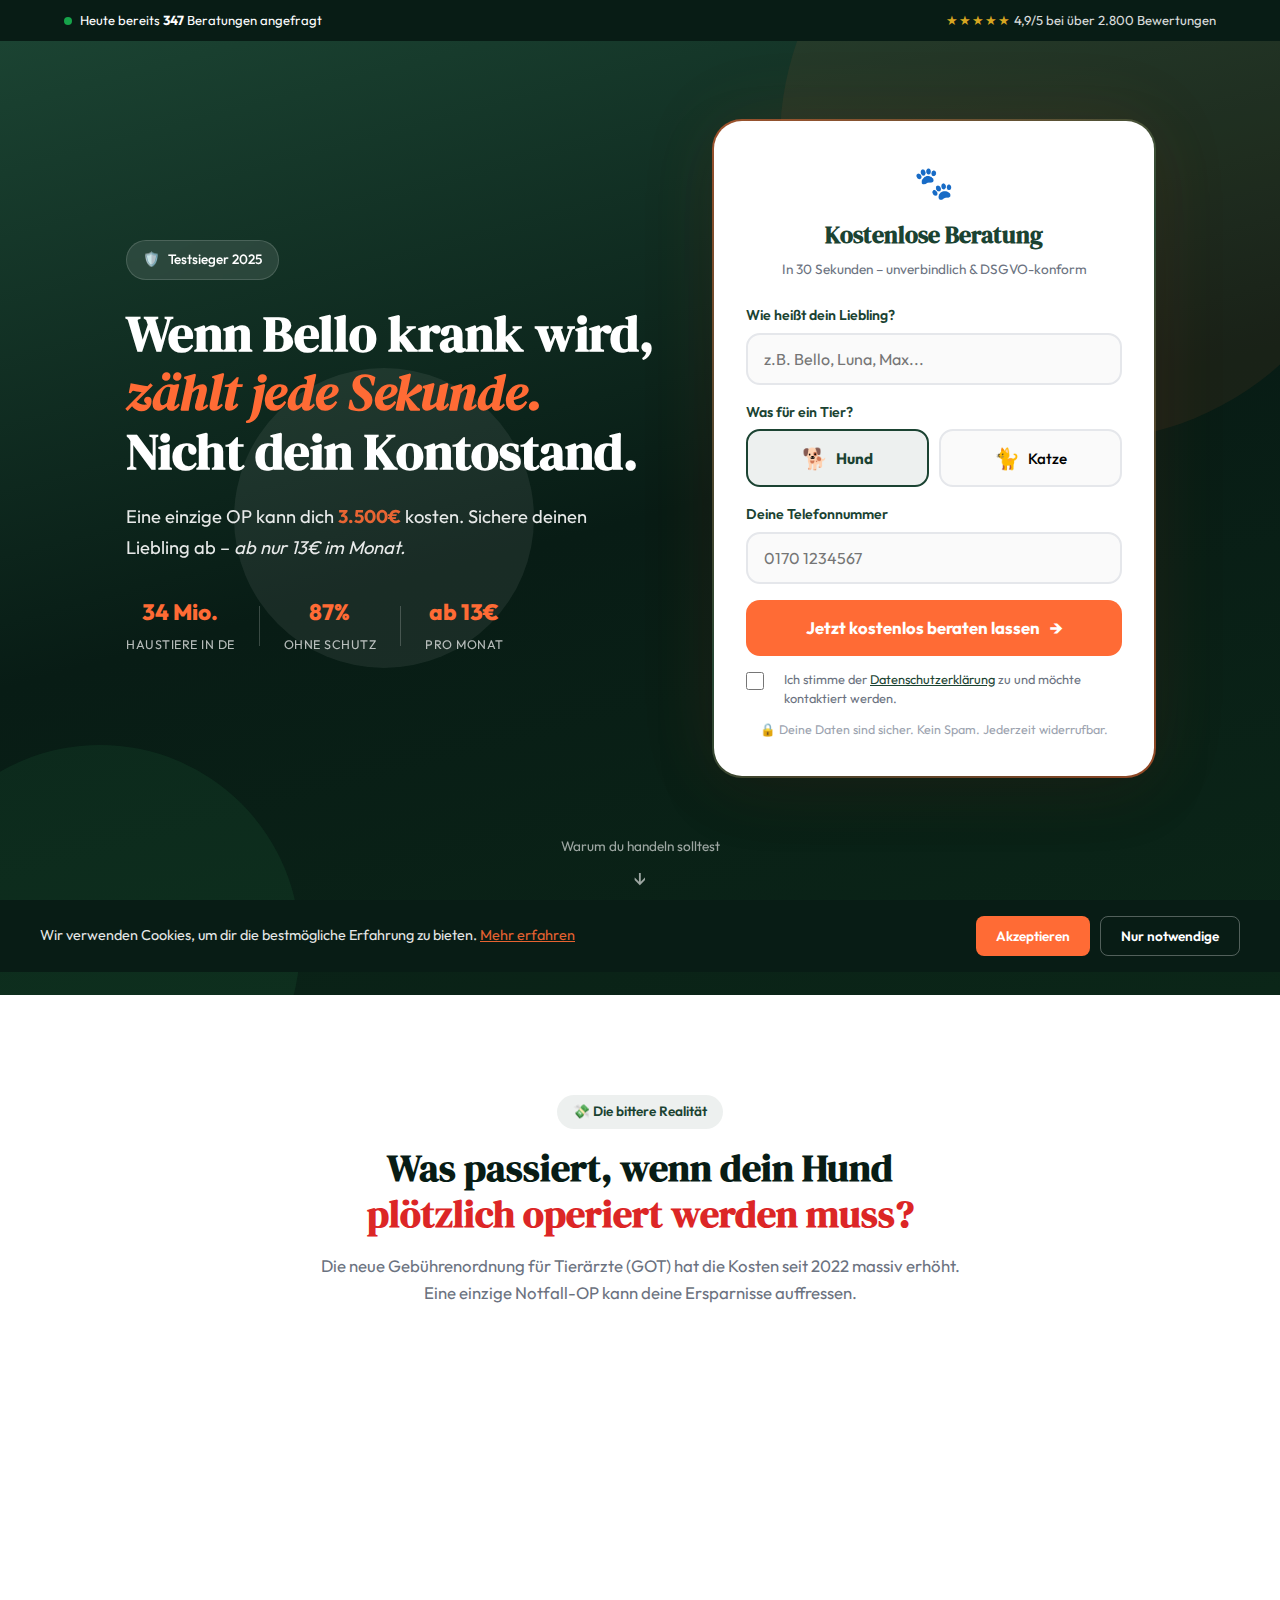
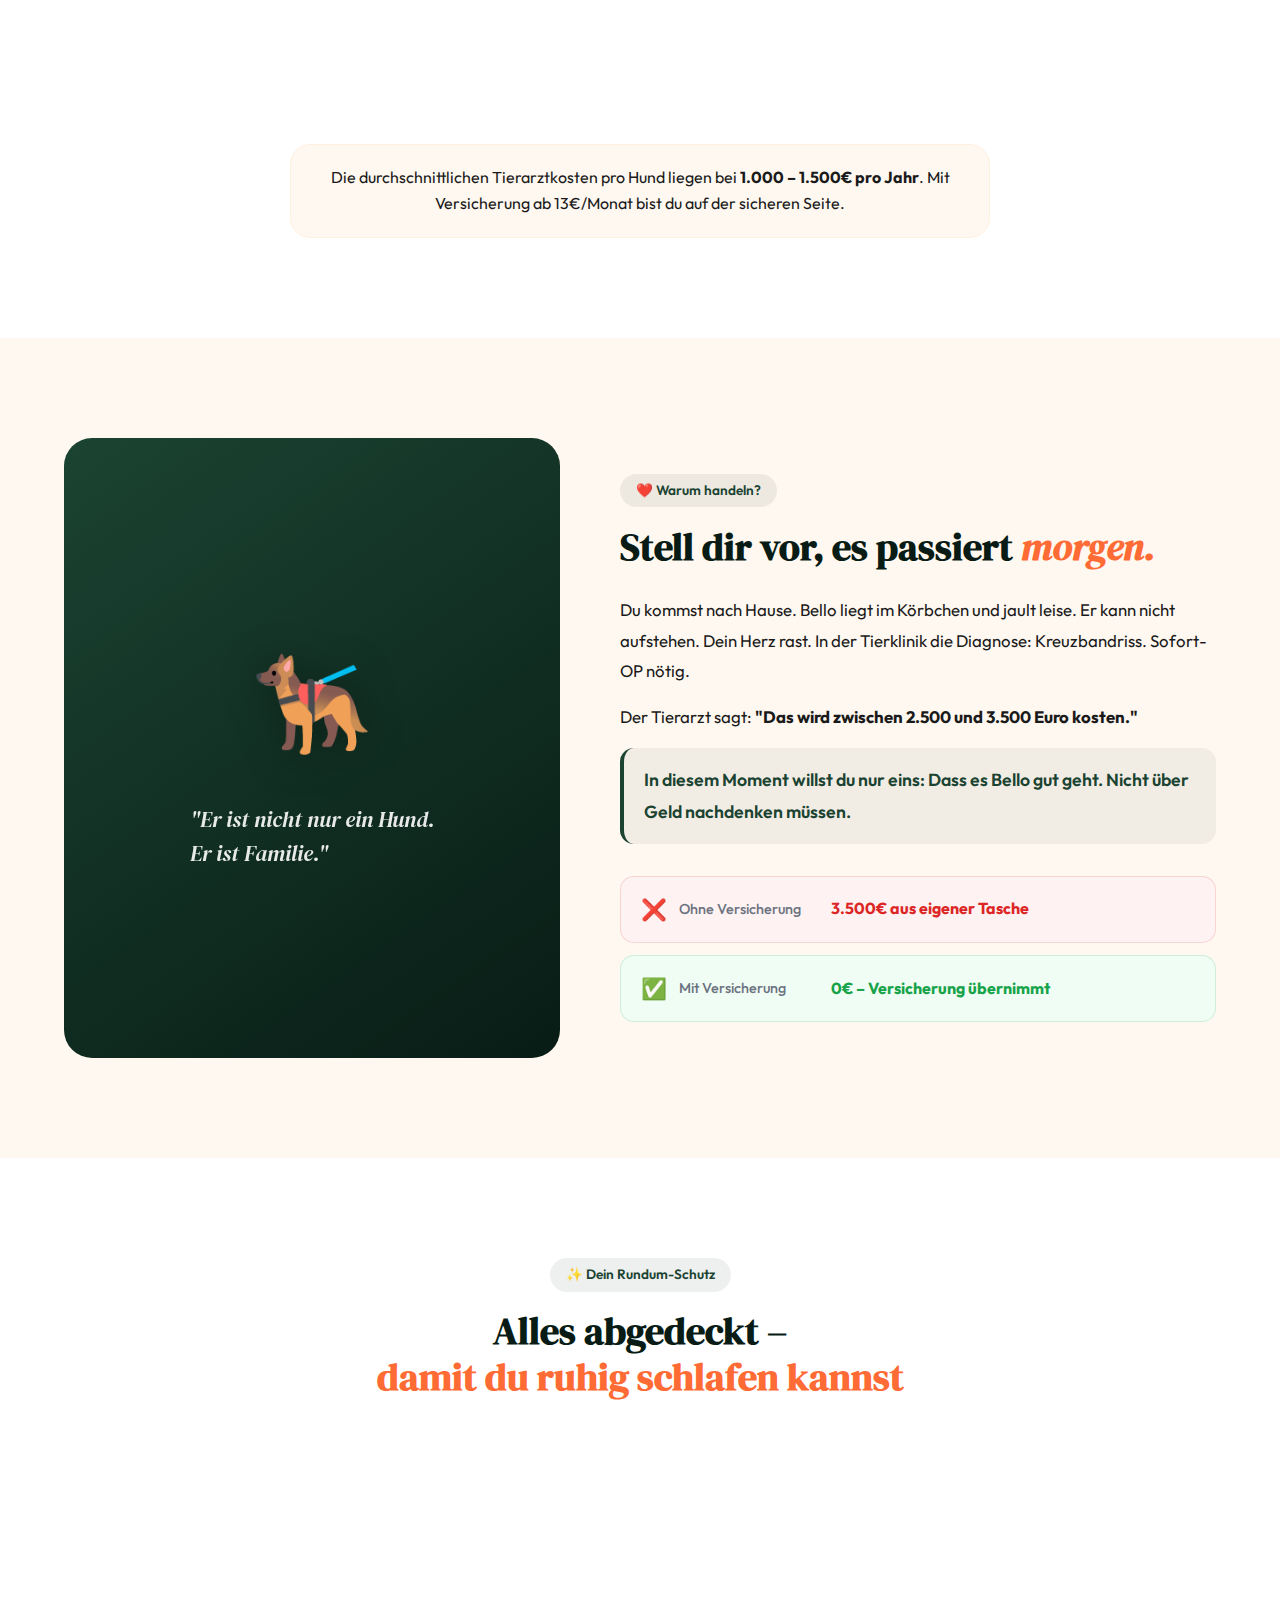
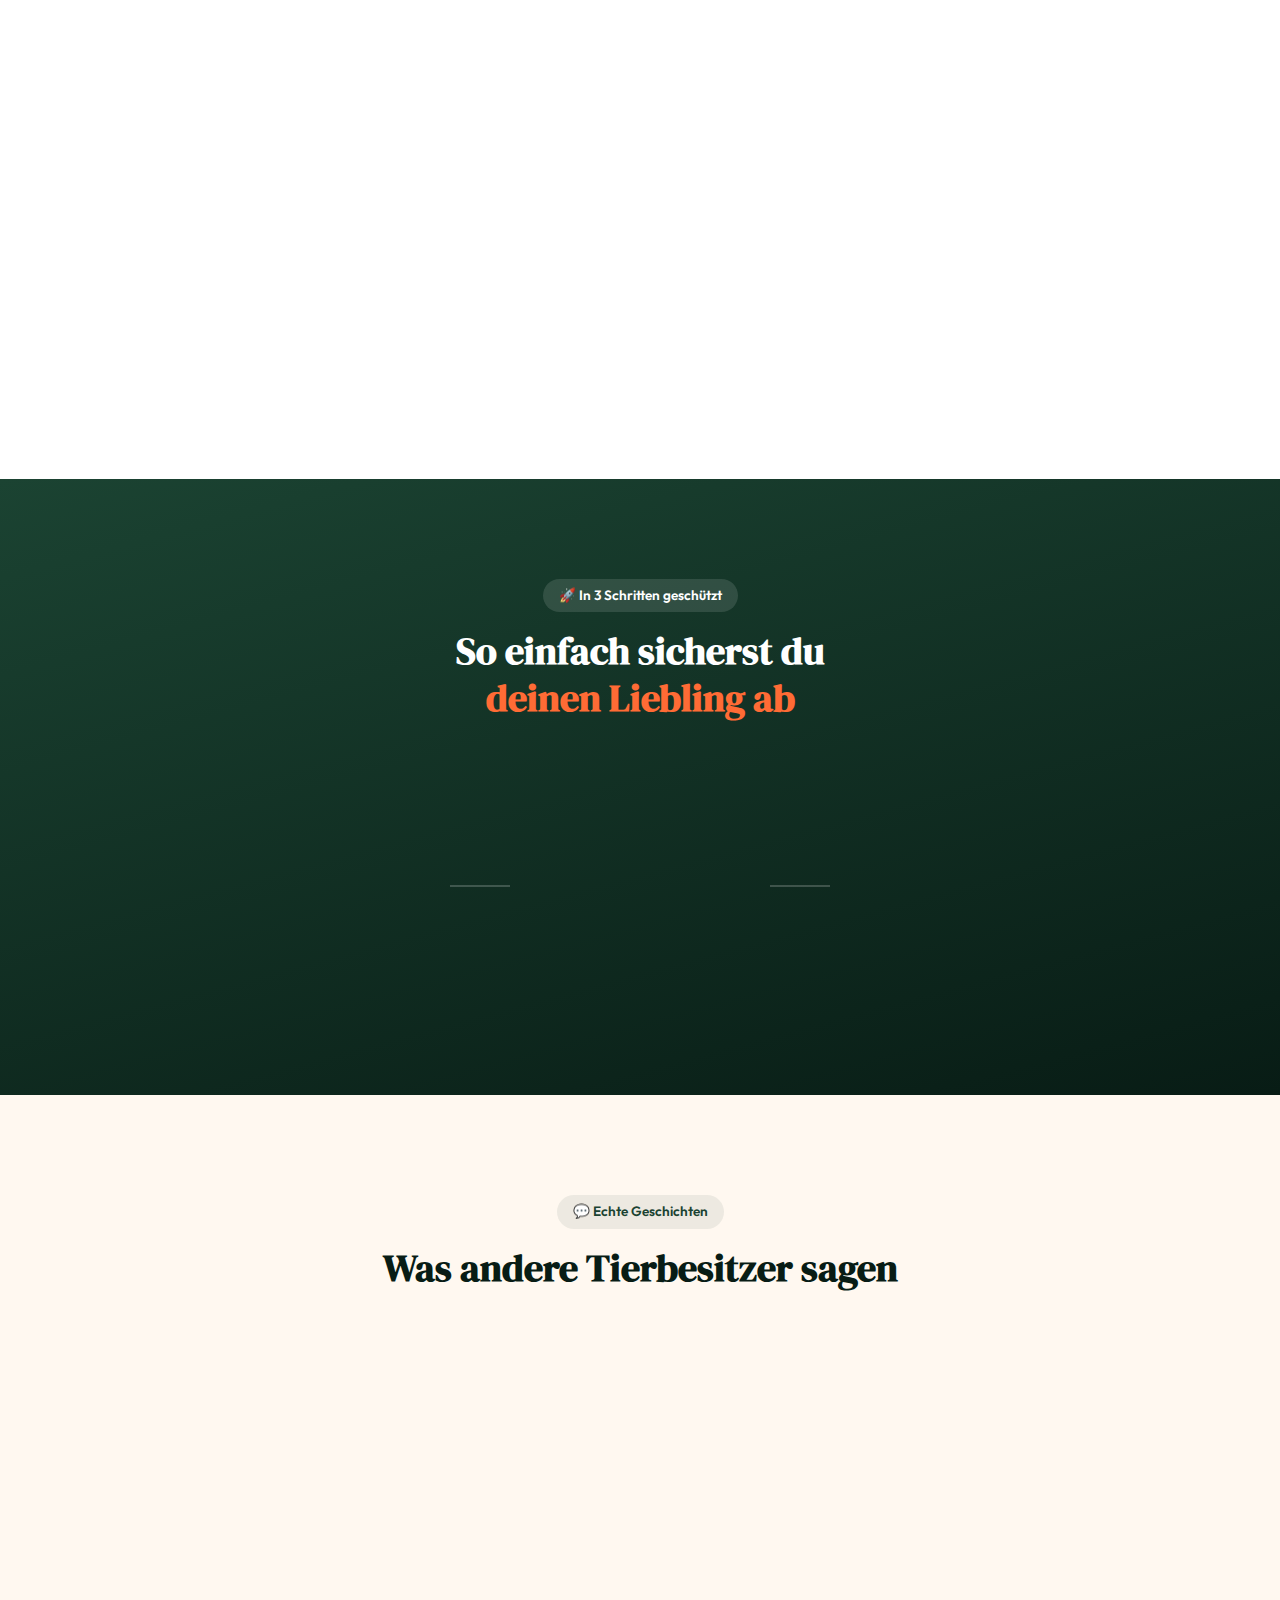
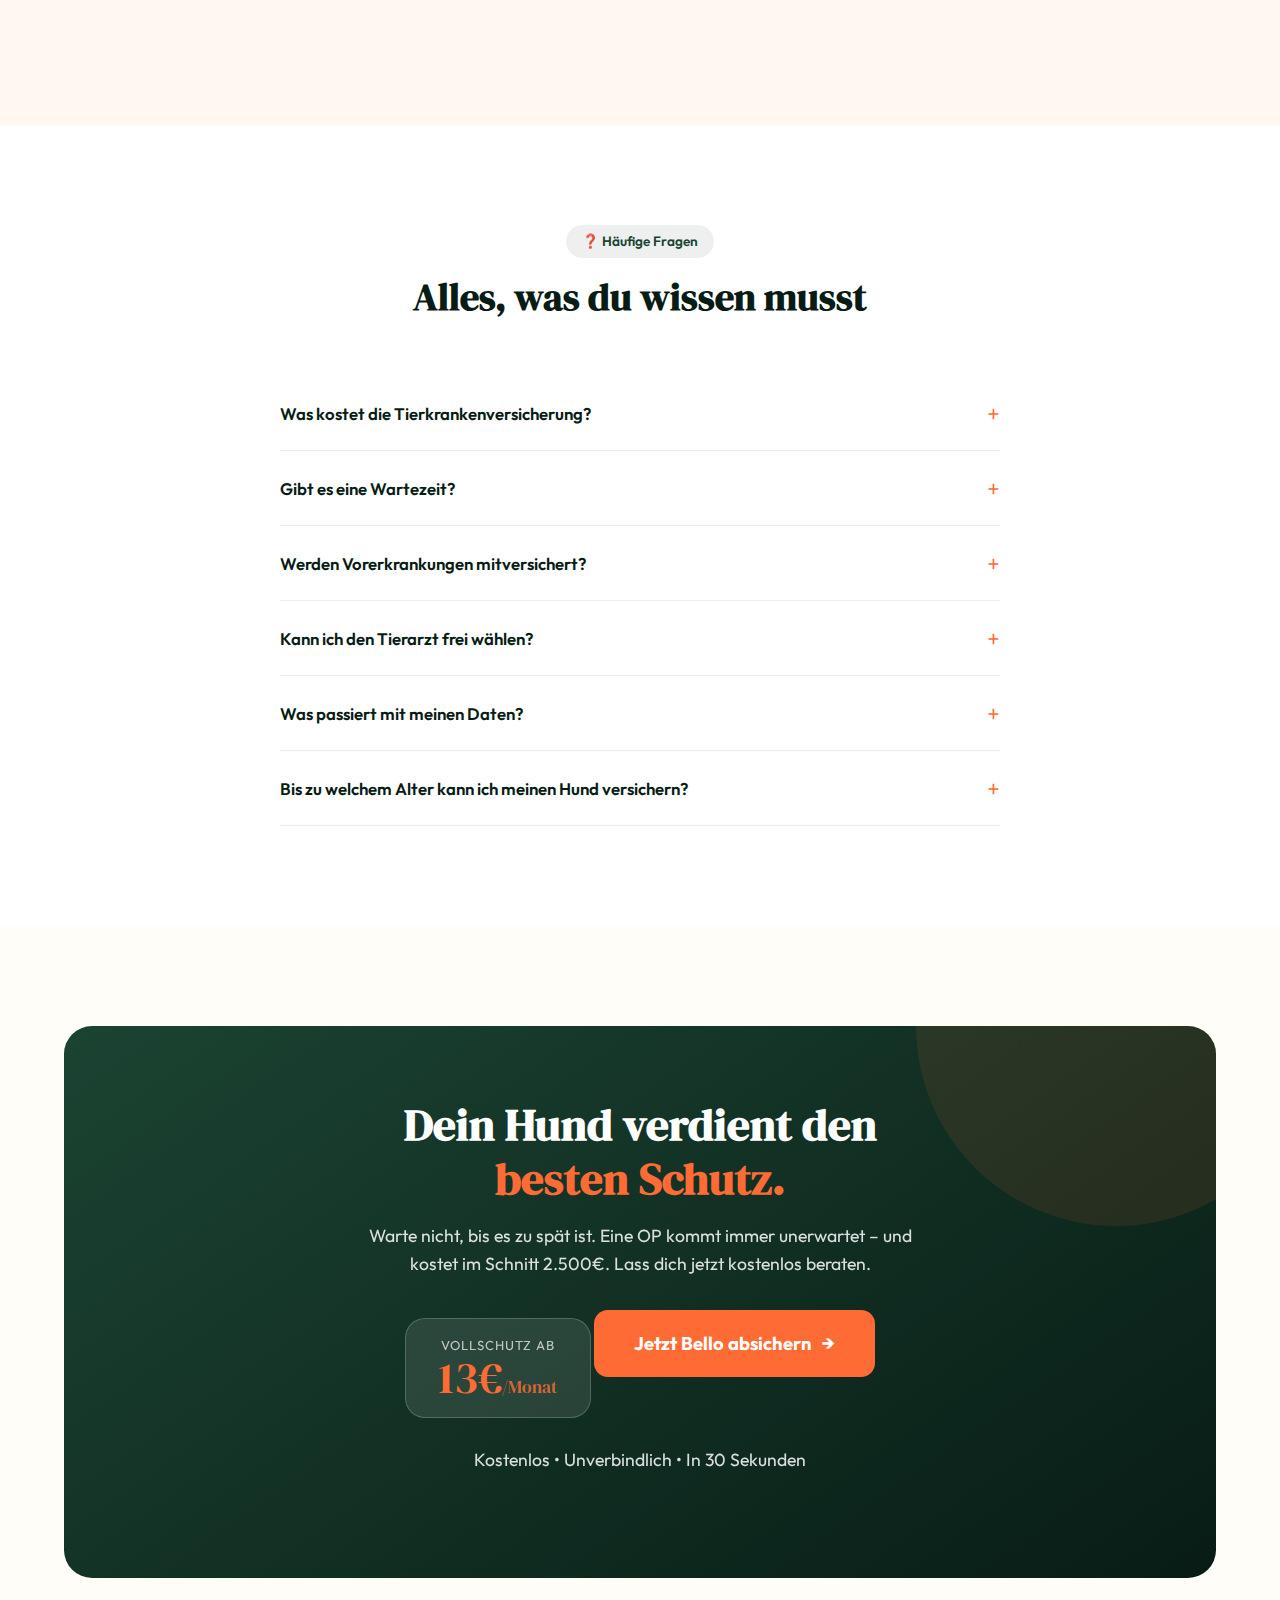
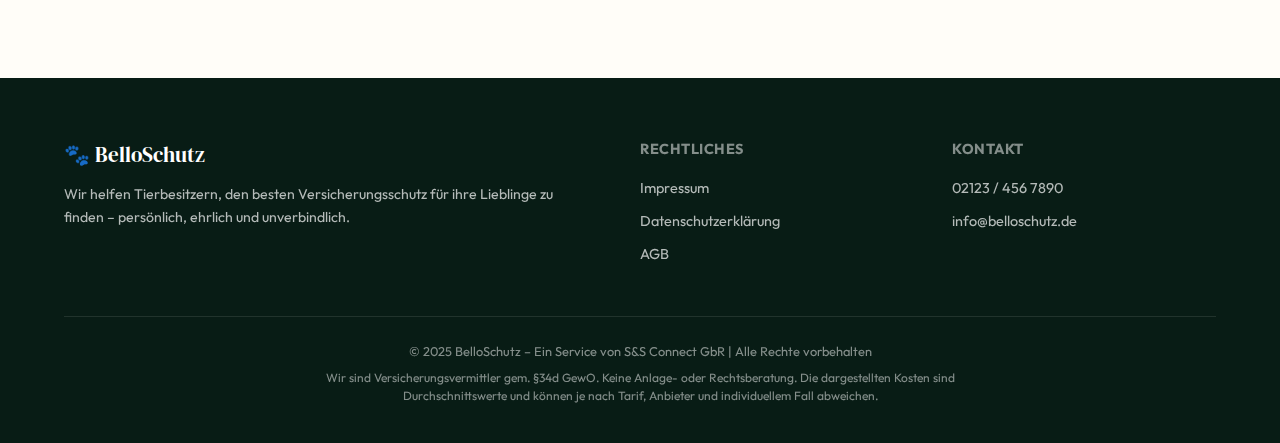
<file: index.html>
<!DOCTYPE html>
<html lang="de">
<head>
    <meta charset="UTF-8">
    <meta name="viewport" content="width=device-width, initial-scale=1.0">
    <title>Bello absichern ab 13€/Monat | Tierkrankenversicherung</title>
    <meta name="description" content="Schütze deinen Hund vor hohen Tierarztkosten. Tierkrankenversicherung ab 13€/Monat. Kostenlose Beratung in 2 Minuten.">
    <meta name="robots" content="index, follow">
    <link rel="preconnect" href="https://fonts.googleapis.com">
    <link rel="preconnect" href="https://fonts.gstatic.com" crossorigin>
    <link href="https://fonts.googleapis.com/css2?family=DM+Serif+Display:ital@0;1&family=Outfit:wght@300;400;500;600;700;800&display=swap" rel="stylesheet">
    <link rel="stylesheet" href="styles.css">

    <!-- Meta Pixel (auskommentiert – eigene ID einfügen) -->
    <!--
    <script>
    !function(f,b,e,v,n,t,s){if(f.fbq)return;n=f.fbq=function(){n.callMethod?
    n.callMethod.apply(n,arguments):n.queue.push(arguments)};if(!f._fbq)f._fbq=n;
    n.push=n;n.loaded=!0;n.version='2.0';n.queue=[];t=b.createElement(e);t.async=!0;
    t.src=v;s=b.getElementsByTagName(e)[0];s.parentNode.insertBefore(t,s)}(window,
    document,'script','https://connect.facebook.net/en_US/fbevents.js');
    fbq('init', 'DEINE_PIXEL_ID');
    fbq('track', 'PageView');
    </script>
    -->
</head>
<body>
    <!-- Cookie Banner -->
    <div class="cookie-banner" id="cookieBanner">
        <div class="cookie-content">
            <p>Wir verwenden Cookies, um dir die bestmögliche Erfahrung zu bieten. <a href="datenschutz.html">Mehr erfahren</a></p>
            <div class="cookie-buttons">
                <button class="cookie-btn cookie-accept" onclick="acceptCookies()">Akzeptieren</button>
                <button class="cookie-btn cookie-decline" onclick="declineCookies()">Nur notwendige</button>
            </div>
        </div>
    </div>

    <!-- Sticky Top Bar -->
    <div class="top-bar">
        <div class="top-bar-inner">
            <div class="top-bar-trust">
                <span class="pulse-dot"></span>
                <span>Heute bereits <strong id="consultCount">312</strong> Beratungen angefragt</span>
            </div>
            <div class="top-bar-rating">
                <span class="stars">★★★★★</span> 4,9/5 bei über 2.800 Bewertungen
            </div>
        </div>
    </div>

    <!-- Hero Section -->
    <section class="hero">
        <div class="hero-bg-elements">
            <div class="hero-circle hero-circle-1"></div>
            <div class="hero-circle hero-circle-2"></div>
            <div class="hero-circle hero-circle-3"></div>
        </div>
        <div class="container hero-grid">
            <div class="hero-content">
                <div class="hero-badge">
                    <span class="badge-icon">🛡️</span>
                    <span>Testsieger 2025</span>
                </div>
                <h1>Wenn Bello krank wird,<br><span class="hero-highlight">zählt jede Sekunde.</span><br>Nicht dein Kontostand.</h1>
                <p class="hero-sub">Eine einzige OP kann dich <strong>3.500€</strong> kosten. Sichere deinen Liebling ab – <em>ab nur 13€ im Monat.</em></p>
                <div class="hero-stats">
                    <div class="stat-item">
                        <span class="stat-number">34 Mio.</span>
                        <span class="stat-label">Haustiere in DE</span>
                    </div>
                    <div class="stat-divider"></div>
                    <div class="stat-item">
                        <span class="stat-number">87%</span>
                        <span class="stat-label">ohne Schutz</span>
                    </div>
                    <div class="stat-divider"></div>
                    <div class="stat-item">
                        <span class="stat-number">ab 13€</span>
                        <span class="stat-label">pro Monat</span>
                    </div>
                </div>
            </div>
            <div class="hero-form-wrapper">
                <div class="form-card">
                    <div class="form-card-header">
                        <span class="form-icon">🐾</span>
                        <h2>Kostenlose Beratung</h2>
                        <p>In 30 Sekunden – unverbindlich & DSGVO-konform</p>
                    </div>
                    <form id="heroForm" class="lead-form" novalidate>
                        <div class="form-group">
                            <label for="petName">Wie heißt dein Liebling?</label>
                            <input type="text" id="petName" name="petName" placeholder="z.B. Bello, Luna, Max..." required>
                        </div>
                        <div class="form-group">
                            <label for="petType">Was für ein Tier?</label>
                            <div class="pet-type-select">
                                <button type="button" class="pet-btn active" data-type="Hund">
                                    <span class="pet-emoji">🐕</span>
                                    <span>Hund</span>
                                </button>
                                <button type="button" class="pet-btn" data-type="Katze">
                                    <span class="pet-emoji">🐈</span>
                                    <span>Katze</span>
                                </button>
                            </div>
                            <input type="hidden" id="petType" name="petType" value="Hund">
                        </div>
                        <div class="form-group">
                            <label for="phone">Deine Telefonnummer</label>
                            <input type="tel" id="phone" name="phone" placeholder="0170 1234567" required>
                        </div>
                        <button type="submit" class="cta-button" id="heroSubmitBtn">
                            <span class="cta-text">Jetzt kostenlos beraten lassen</span>
                            <span class="cta-arrow">→</span>
                        </button>
                        <div class="form-consent">
                            <label class="checkbox-label">
                                <input type="checkbox" id="consent" name="consent" required>
                                <span class="checkmark"></span>
                                <span class="consent-text">Ich stimme der <a href="datenschutz.html" target="_blank">Datenschutzerklärung</a> zu und möchte kontaktiert werden.</span>
                            </label>
                        </div>
                        <p class="form-note">🔒 Deine Daten sind sicher. Kein Spam. Jederzeit widerrufbar.</p>
                    </form>
                    <div class="form-success" id="formSuccess" style="display:none;">
                        <div class="success-icon">✓</div>
                        <h3>Perfekt!</h3>
                        <p>Wir melden uns innerhalb von 24 Stunden bei dir – für <span id="successPetName">deinen Liebling</span>.</p>
                    </div>
                </div>
            </div>
        </div>
        <div class="hero-scroll-indicator">
            <span>Warum du handeln solltest</span>
            <div class="scroll-arrow">↓</div>
        </div>
    </section>

    <!-- Schock-Sektion: Tierarztkosten -->
    <section class="costs-section" id="kosten">
        <div class="container">
            <div class="section-intro">
                <span class="section-tag">💸 Die bittere Realität</span>
                <h2>Was passiert, wenn dein Hund<br><span class="text-danger">plötzlich operiert werden muss?</span></h2>
                <p class="section-desc">Die neue Gebührenordnung für Tierärzte (GOT) hat die Kosten seit 2022 massiv erhöht. Eine einzige Notfall-OP kann deine Ersparnisse auffressen.</p>
            </div>
            <div class="cost-cards">
                <div class="cost-card" data-aos>
                    <div class="cost-card-icon">🦴</div>
                    <h3>Kreuzbandriss</h3>
                    <p class="cost-description">Häufigste OP bei Hunden – ein falscher Sprung reicht</p>
                    <div class="cost-bar">
                        <div class="cost-bar-fill" data-width="88"></div>
                    </div>
                    <div class="cost-numbers">
                        <div class="cost-amount">
                            <span class="cost-label">OP-Kosten</span>
                            <span class="cost-value">2.000 – 4.000€</span>
                        </div>
                        <div class="cost-insurance">
                            <span class="cost-label">Dein Anteil mit Versicherung</span>
                            <span class="cost-value cost-green">ab 0€</span>
                        </div>
                    </div>
                </div>
                <div class="cost-card cost-card-featured" data-aos>
                    <div class="cost-card-badge">⚠️ NOTFALL</div>
                    <div class="cost-card-icon">🚨</div>
                    <h3>Magendrehung</h3>
                    <p class="cost-description">Lebensbedrohlich – jede Minute zählt, Notfall-OP sofort</p>
                    <div class="cost-bar">
                        <div class="cost-bar-fill" data-width="75"></div>
                    </div>
                    <div class="cost-numbers">
                        <div class="cost-amount">
                            <span class="cost-label">OP-Kosten</span>
                            <span class="cost-value">1.500 – 3.500€</span>
                        </div>
                        <div class="cost-insurance">
                            <span class="cost-label">Dein Anteil mit Versicherung</span>
                            <span class="cost-value cost-green">ab 0€</span>
                        </div>
                    </div>
                </div>
                <div class="cost-card" data-aos>
                    <div class="cost-card-icon">🔬</div>
                    <h3>Tumor-Entfernung</h3>
                    <p class="cost-description">Besonders bei älteren Hunden – frühzeitig handeln rettet Leben</p>
                    <div class="cost-bar">
                        <div class="cost-bar-fill" data-width="65"></div>
                    </div>
                    <div class="cost-numbers">
                        <div class="cost-amount">
                            <span class="cost-label">OP-Kosten</span>
                            <span class="cost-value">600 – 3.000€</span>
                        </div>
                        <div class="cost-insurance">
                            <span class="cost-label">Dein Anteil mit Versicherung</span>
                            <span class="cost-value cost-green">ab 0€</span>
                        </div>
                    </div>
                </div>
            </div>
            <div class="costs-bottom">
                <p class="costs-callout">Die durchschnittlichen Tierarztkosten pro Hund liegen bei <strong>1.000 – 1.500€ pro Jahr</strong>. Mit Versicherung ab 13€/Monat bist du auf der sicheren Seite.</p>
            </div>
        </div>
    </section>

    <!-- Emotional Story Section -->
    <section class="story-section">
        <div class="container">
            <div class="story-grid">
                <div class="story-visual">
                    <div class="story-image-placeholder">
                        <div class="story-emoji">🐕‍🦺</div>
                        <div class="story-image-overlay">
                            <span class="story-quote">"Er ist nicht nur ein Hund.<br>Er ist Familie."</span>
                        </div>
                    </div>
                </div>
                <div class="story-content">
                    <span class="section-tag">❤️ Warum handeln?</span>
                    <h2>Stell dir vor, es passiert <em>morgen.</em></h2>
                    <p class="story-text">Du kommst nach Hause. Bello liegt im Körbchen und jault leise. Er kann nicht aufstehen. Dein Herz rast. In der Tierklinik die Diagnose: Kreuzbandriss. Sofort-OP nötig.</p>
                    <p class="story-text">Der Tierarzt sagt: <strong>"Das wird zwischen 2.500 und 3.500 Euro kosten."</strong></p>
                    <p class="story-text story-text-highlight">In diesem Moment willst du nur eins: Dass es Bello gut geht. Nicht über Geld nachdenken müssen.</p>
                    <div class="story-comparison">
                        <div class="comparison-item comparison-without">
                            <span class="comparison-icon">❌</span>
                            <span class="comparison-label">Ohne Versicherung</span>
                            <span class="comparison-value">3.500€ aus eigener Tasche</span>
                        </div>
                        <div class="comparison-item comparison-with">
                            <span class="comparison-icon">✅</span>
                            <span class="comparison-label">Mit Versicherung</span>
                            <span class="comparison-value">0€ – Versicherung übernimmt</span>
                        </div>
                    </div>
                </div>
            </div>
        </div>
    </section>

    <!-- Benefits Section -->
    <section class="benefits-section" id="leistungen">
        <div class="container">
            <div class="section-intro">
                <span class="section-tag">✨ Dein Rundum-Schutz</span>
                <h2>Alles abgedeckt –<br><span class="text-accent">damit du ruhig schlafen kannst</span></h2>
            </div>
            <div class="benefits-grid">
                <div class="benefit-card" data-aos>
                    <div class="benefit-icon">🏥</div>
                    <h3>OP-Schutz</h3>
                    <p>Kreuzbandriss, Magendrehung, Tumore – alle chirurgischen Eingriffe sind abgedeckt. Inkl. Narkose & Nachsorge.</p>
                </div>
                <div class="benefit-card" data-aos>
                    <div class="benefit-icon">💊</div>
                    <h3>Behandlungen</h3>
                    <p>Allergien, Infektionen, Ohrenentzündungen – auch ambulante Behandlungen und Medikamente werden erstattet.</p>
                </div>
                <div class="benefit-card" data-aos>
                    <div class="benefit-icon">🦷</div>
                    <h3>Zahnbehandlungen</h3>
                    <p>Zahnextraktionen, Zahnsteinentfernung und Zahnsanierungen – Zahngesundheit inklusive.</p>
                </div>
                <div class="benefit-card" data-aos>
                    <div class="benefit-icon">🌿</div>
                    <h3>Naturheilkunde</h3>
                    <p>Physiotherapie, Homöopathie, Akupunktur – auch alternative Heilmethoden sind je nach Tarif abgedeckt.</p>
                </div>
                <div class="benefit-card" data-aos>
                    <div class="benefit-icon">🌍</div>
                    <h3>Auslandsschutz</h3>
                    <p>Im Urlaub passiert was? Kein Problem – dein Hund ist auch im Ausland geschützt.</p>
                </div>
                <div class="benefit-card" data-aos>
                    <div class="benefit-icon">⚡</div>
                    <h3>Freie Arztwahl</h3>
                    <p>Geh zu dem Tierarzt, dem du vertraust. Keine Einschränkungen bei der Wahl deiner Praxis oder Klinik.</p>
                </div>
            </div>
        </div>
    </section>

    <!-- So funktioniert's -->
    <section class="process-section">
        <div class="container">
            <div class="section-intro">
                <span class="section-tag">🚀 In 3 Schritten geschützt</span>
                <h2>So einfach sicherst du<br><span class="text-accent">deinen Liebling ab</span></h2>
            </div>
            <div class="process-steps">
                <div class="process-step" data-aos>
                    <div class="step-number">01</div>
                    <div class="step-content">
                        <h3>Formular ausfüllen</h3>
                        <p>Name, Tierart und Telefonnummer – mehr brauchen wir nicht. Dauert 30 Sekunden.</p>
                    </div>
                </div>
                <div class="process-connector"></div>
                <div class="process-step" data-aos>
                    <div class="step-number">02</div>
                    <div class="step-content">
                        <h3>Persönliche Beratung</h3>
                        <p>Wir rufen dich an und finden gemeinsam den perfekten Tarif für deinen Vierbeiner.</p>
                    </div>
                </div>
                <div class="process-connector"></div>
                <div class="process-step" data-aos>
                    <div class="step-number">03</div>
                    <div class="step-content">
                        <h3>Bello ist geschützt</h3>
                        <p>Sofort-Schutz bei Unfällen. Kompletter Schutz nach kurzer Wartezeit. Fertig!</p>
                    </div>
                </div>
            </div>
        </div>
    </section>

    <!-- Testimonials -->
    <section class="testimonials-section" id="erfahrungen">
        <div class="container">
            <div class="section-intro">
                <span class="section-tag">💬 Echte Geschichten</span>
                <h2>Was andere Tierbesitzer sagen</h2>
            </div>
            <div class="testimonials-grid">
                <div class="testimonial-card" data-aos>
                    <div class="testimonial-stars">★★★★★</div>
                    <p class="testimonial-text">"Unser Labrador Bruno hatte einen Kreuzbandriss. OP-Kosten: 3.200€. Die Versicherung hat alles übernommen. Ohne sie hätten wir ein echtes Problem gehabt."</p>
                    <div class="testimonial-author">
                        <div class="author-avatar">SH</div>
                        <div class="author-info">
                            <strong>Sandra H.</strong>
                            <span>Bruno (Labrador, 6 Jahre)</span>
                        </div>
                    </div>
                </div>
                <div class="testimonial-card" data-aos>
                    <div class="testimonial-stars">★★★★★</div>
                    <p class="testimonial-text">"Meine Katze Mimi musste nachts notoperiert werden – Magendrehung. 2.800€ Rechnung. Dank der Versicherung hab ich keinen Cent bezahlt. Beste Entscheidung ever!"</p>
                    <div class="testimonial-author">
                        <div class="author-avatar">TK</div>
                        <div class="author-info">
                            <strong>Thomas K.</strong>
                            <span>Mimi (Katze, 4 Jahre)</span>
                        </div>
                    </div>
                </div>
                <div class="testimonial-card" data-aos>
                    <div class="testimonial-stars">★★★★★</div>
                    <p class="testimonial-text">"Für 19€ im Monat hab ich Vollschutz für meinen Golden Retriever. Die Beratung war super – ehrlich, schnell und ohne Druck. Kann ich nur empfehlen."</p>
                    <div class="testimonial-author">
                        <div class="author-avatar">MR</div>
                        <div class="author-info">
                            <strong>Michael R.</strong>
                            <span>Charlie (Golden Retriever, 2 Jahre)</span>
                        </div>
                    </div>
                </div>
            </div>
        </div>
    </section>

    <!-- FAQ Section -->
    <section class="faq-section" id="faq">
        <div class="container">
            <div class="section-intro">
                <span class="section-tag">❓ Häufige Fragen</span>
                <h2>Alles, was du wissen musst</h2>
            </div>
            <div class="faq-list">
                <div class="faq-item">
                    <button class="faq-question">
                        <span>Was kostet die Tierkrankenversicherung?</span>
                        <span class="faq-icon">+</span>
                    </button>
                    <div class="faq-answer">
                        <p>Die Kosten hängen von Tierart, Rasse, Alter und gewähltem Tarif ab. OP-Versicherungen starten ab ca. 13€/Monat, Vollschutz-Tarife ab ca. 28€/Monat. In unserer kostenlosen Beratung finden wir den optimalen Tarif für dich.</p>
                    </div>
                </div>
                <div class="faq-item">
                    <button class="faq-question">
                        <span>Gibt es eine Wartezeit?</span>
                        <span class="faq-icon">+</span>
                    </button>
                    <div class="faq-answer">
                        <p>Die meisten Tarife haben eine Wartezeit von 30 Tagen bei Krankheiten und nur 2 Tage bei Unfällen. Bei einigen Anbietern gibt es sogar Tarife ohne Wartezeit. Wir beraten dich, welcher Tarif am besten passt.</p>
                    </div>
                </div>
                <div class="faq-item">
                    <button class="faq-question">
                        <span>Werden Vorerkrankungen mitversichert?</span>
                        <span class="faq-icon">+</span>
                    </button>
                    <div class="faq-answer">
                        <p>Bestehende Vorerkrankungen sind in der Regel nicht versicherbar. Deshalb gilt: Je früher du abschließt, desto besser. Bei einem gesunden, jungen Tier hast du den besten Schutz zum besten Preis.</p>
                    </div>
                </div>
                <div class="faq-item">
                    <button class="faq-question">
                        <span>Kann ich den Tierarzt frei wählen?</span>
                        <span class="faq-icon">+</span>
                    </button>
                    <div class="faq-answer">
                        <p>Ja! Bei allen von uns vermittelten Tarifen hast du freie Tierarztwahl – ob Tierarztpraxis, Tierklinik oder Notdienst. Auch Spezialisten und Tierkliniken sind abgedeckt.</p>
                    </div>
                </div>
                <div class="faq-item">
                    <button class="faq-question">
                        <span>Was passiert mit meinen Daten?</span>
                        <span class="faq-icon">+</span>
                    </button>
                    <div class="faq-answer">
                        <p>Deine Daten werden ausschließlich für die Versicherungsberatung verwendet und DSGVO-konform verarbeitet. Kein Verkauf an Dritte, kein Spam. Du kannst deine Einwilligung jederzeit widerrufen.</p>
                    </div>
                </div>
                <div class="faq-item">
                    <button class="faq-question">
                        <span>Bis zu welchem Alter kann ich meinen Hund versichern?</span>
                        <span class="faq-icon">+</span>
                    </button>
                    <div class="faq-answer">
                        <p>Das Höchstaufnahmealter liegt je nach Anbieter bei 7–8 Jahren. Einmal versichert, bleibt dein Tier bis zum Lebensende geschützt. Je jünger du abschließt, desto günstiger und umfassender der Schutz.</p>
                    </div>
                </div>
            </div>
        </div>
    </section>

    <!-- Final CTA -->
    <section class="final-cta">
        <div class="container">
            <div class="cta-card">
                <div class="cta-card-content">
                    <h2>Dein Hund verdient den<br><span class="text-accent">besten Schutz.</span></h2>
                    <p>Warte nicht, bis es zu spät ist. Eine OP kommt immer unerwartet – und kostet im Schnitt 2.500€. Lass dich jetzt kostenlos beraten.</p>
                    <div class="cta-price-badge">
                        <span class="price-from">Vollschutz ab</span>
                        <span class="price-amount">13€<small>/Monat</small></span>
                    </div>
                    <a href="#heroForm" class="cta-button cta-button-large">
                        <span class="cta-text">Jetzt Bello absichern</span>
                        <span class="cta-arrow">→</span>
                    </a>
                    <p class="cta-micro">Kostenlos • Unverbindlich • In 30 Sekunden</p>
                </div>
            </div>
        </div>
    </section>

    <!-- Footer -->
    <footer class="footer">
        <div class="container">
            <div class="footer-grid">
                <div class="footer-brand">
                    <span class="footer-logo">🐾 BelloSchutz</span>
                    <p>Wir helfen Tierbesitzern, den besten Versicherungsschutz für ihre Lieblinge zu finden – persönlich, ehrlich und unverbindlich.</p>
                </div>
                <div class="footer-links">
                    <h4>Rechtliches</h4>
                    <a href="impressum.html">Impressum</a>
                    <a href="datenschutz.html">Datenschutzerklärung</a>
                    <a href="agb.html">AGB</a>
                </div>
                <div class="footer-links">
                    <h4>Kontakt</h4>
                    <a href="tel:+4921234567890">02123 / 456 7890</a>
                    <a href="mailto:info@belloschutz.de">info@belloschutz.de</a>
                </div>
            </div>
            <div class="footer-bottom">
                <p>© 2025 BelloSchutz – Ein Service von S&S Connect GbR | Alle Rechte vorbehalten</p>
                <p class="footer-disclaimer">Wir sind Versicherungsvermittler gem. §34d GewO. Keine Anlage- oder Rechtsberatung. Die dargestellten Kosten sind Durchschnittswerte und können je nach Tarif, Anbieter und individuellem Fall abweichen.</p>
            </div>
        </div>
    </footer>

    <!-- Floating Mobile CTA -->
    <div class="floating-cta" id="floatingCta">
        <a href="#heroForm" class="floating-cta-btn">
            <span>🐾</span> Jetzt Bello absichern – ab 13€
        </a>
    </div>

    <!-- Social Proof Popup -->
    <div class="social-proof-popup" id="socialProof">
        <div class="proof-content">
            <span class="proof-avatar">🐕</span>
            <div class="proof-text">
                <strong id="proofName">Lisa aus München</strong>
                <span id="proofAction">hat gerade eine Beratung angefragt</span>
            </div>
        </div>
    </div>

    <script src="script.js"></script>
</body>
</html>
</file>
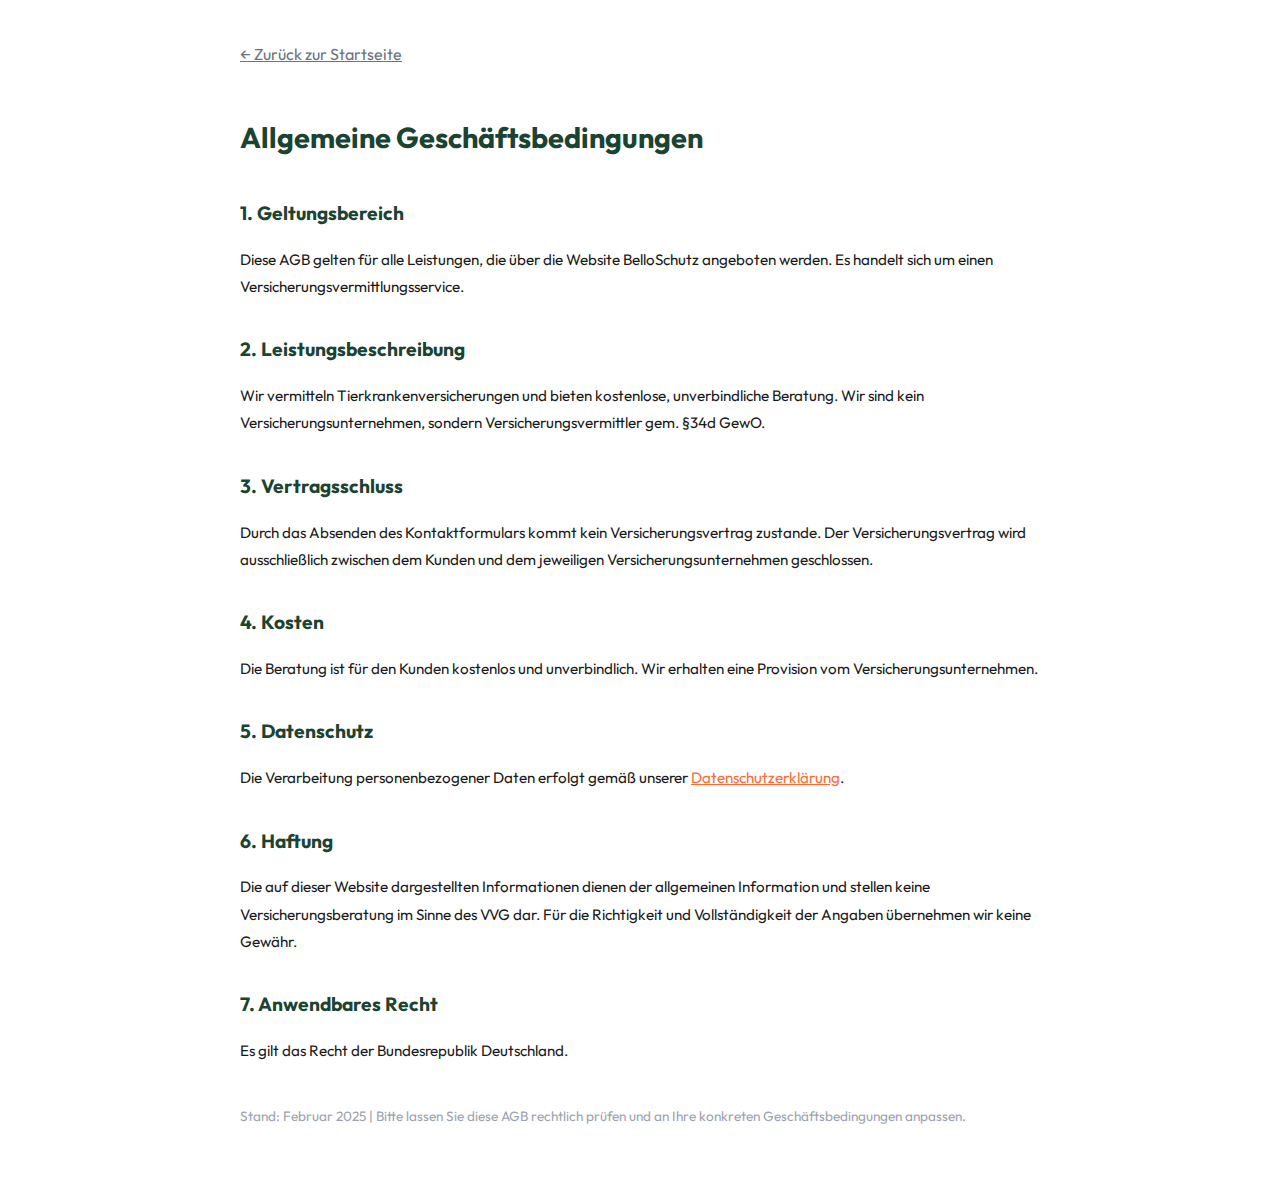
<file: agb.html>
<!DOCTYPE html>
<html lang="de">
<head>
    <meta charset="UTF-8">
    <meta name="viewport" content="width=device-width, initial-scale=1.0">
    <title>AGB – BelloSchutz</title>
    <link href="https://fonts.googleapis.com/css2?family=Outfit:wght@400;600&display=swap" rel="stylesheet">
    <style>
        body { font-family: 'Outfit', sans-serif; max-width: 800px; margin: 0 auto; padding: 40px 24px; color: #1a1a1a; line-height: 1.8; }
        h1 { font-size: 1.8rem; margin-bottom: 24px; color: #1B4332; }
        h2 { font-size: 1.2rem; margin-top: 32px; margin-bottom: 12px; color: #1B4332; }
        p { margin-bottom: 12px; font-size: 0.95rem; }
        a { color: #FF6B35; }
        .back { display: inline-block; margin-bottom: 24px; color: #6b7280; text-decoration: underline; }
    </style>
</head>
<body>
    <a href="index.html" class="back">← Zurück zur Startseite</a>
    <h1>Allgemeine Geschäftsbedingungen</h1>
    <h2>1. Geltungsbereich</h2>
    <p>Diese AGB gelten für alle Leistungen, die über die Website BelloSchutz angeboten werden. Es handelt sich um einen Versicherungsvermittlungsservice.</p>
    <h2>2. Leistungsbeschreibung</h2>
    <p>Wir vermitteln Tierkrankenversicherungen und bieten kostenlose, unverbindliche Beratung. Wir sind kein Versicherungsunternehmen, sondern Versicherungsvermittler gem. §34d GewO.</p>
    <h2>3. Vertragsschluss</h2>
    <p>Durch das Absenden des Kontaktformulars kommt kein Versicherungsvertrag zustande. Der Versicherungsvertrag wird ausschließlich zwischen dem Kunden und dem jeweiligen Versicherungsunternehmen geschlossen.</p>
    <h2>4. Kosten</h2>
    <p>Die Beratung ist für den Kunden kostenlos und unverbindlich. Wir erhalten eine Provision vom Versicherungsunternehmen.</p>
    <h2>5. Datenschutz</h2>
    <p>Die Verarbeitung personenbezogener Daten erfolgt gemäß unserer <a href="datenschutz.html">Datenschutzerklärung</a>.</p>
    <h2>6. Haftung</h2>
    <p>Die auf dieser Website dargestellten Informationen dienen der allgemeinen Information und stellen keine Versicherungsberatung im Sinne des VVG dar. Für die Richtigkeit und Vollständigkeit der Angaben übernehmen wir keine Gewähr.</p>
    <h2>7. Anwendbares Recht</h2>
    <p>Es gilt das Recht der Bundesrepublik Deutschland.</p>
    <p style="margin-top:40px; font-size:0.85rem; color:#9ca3af;">Stand: Februar 2025 | Bitte lassen Sie diese AGB rechtlich prüfen und an Ihre konkreten Geschäftsbedingungen anpassen.</p>
</body>
</html>
</file>
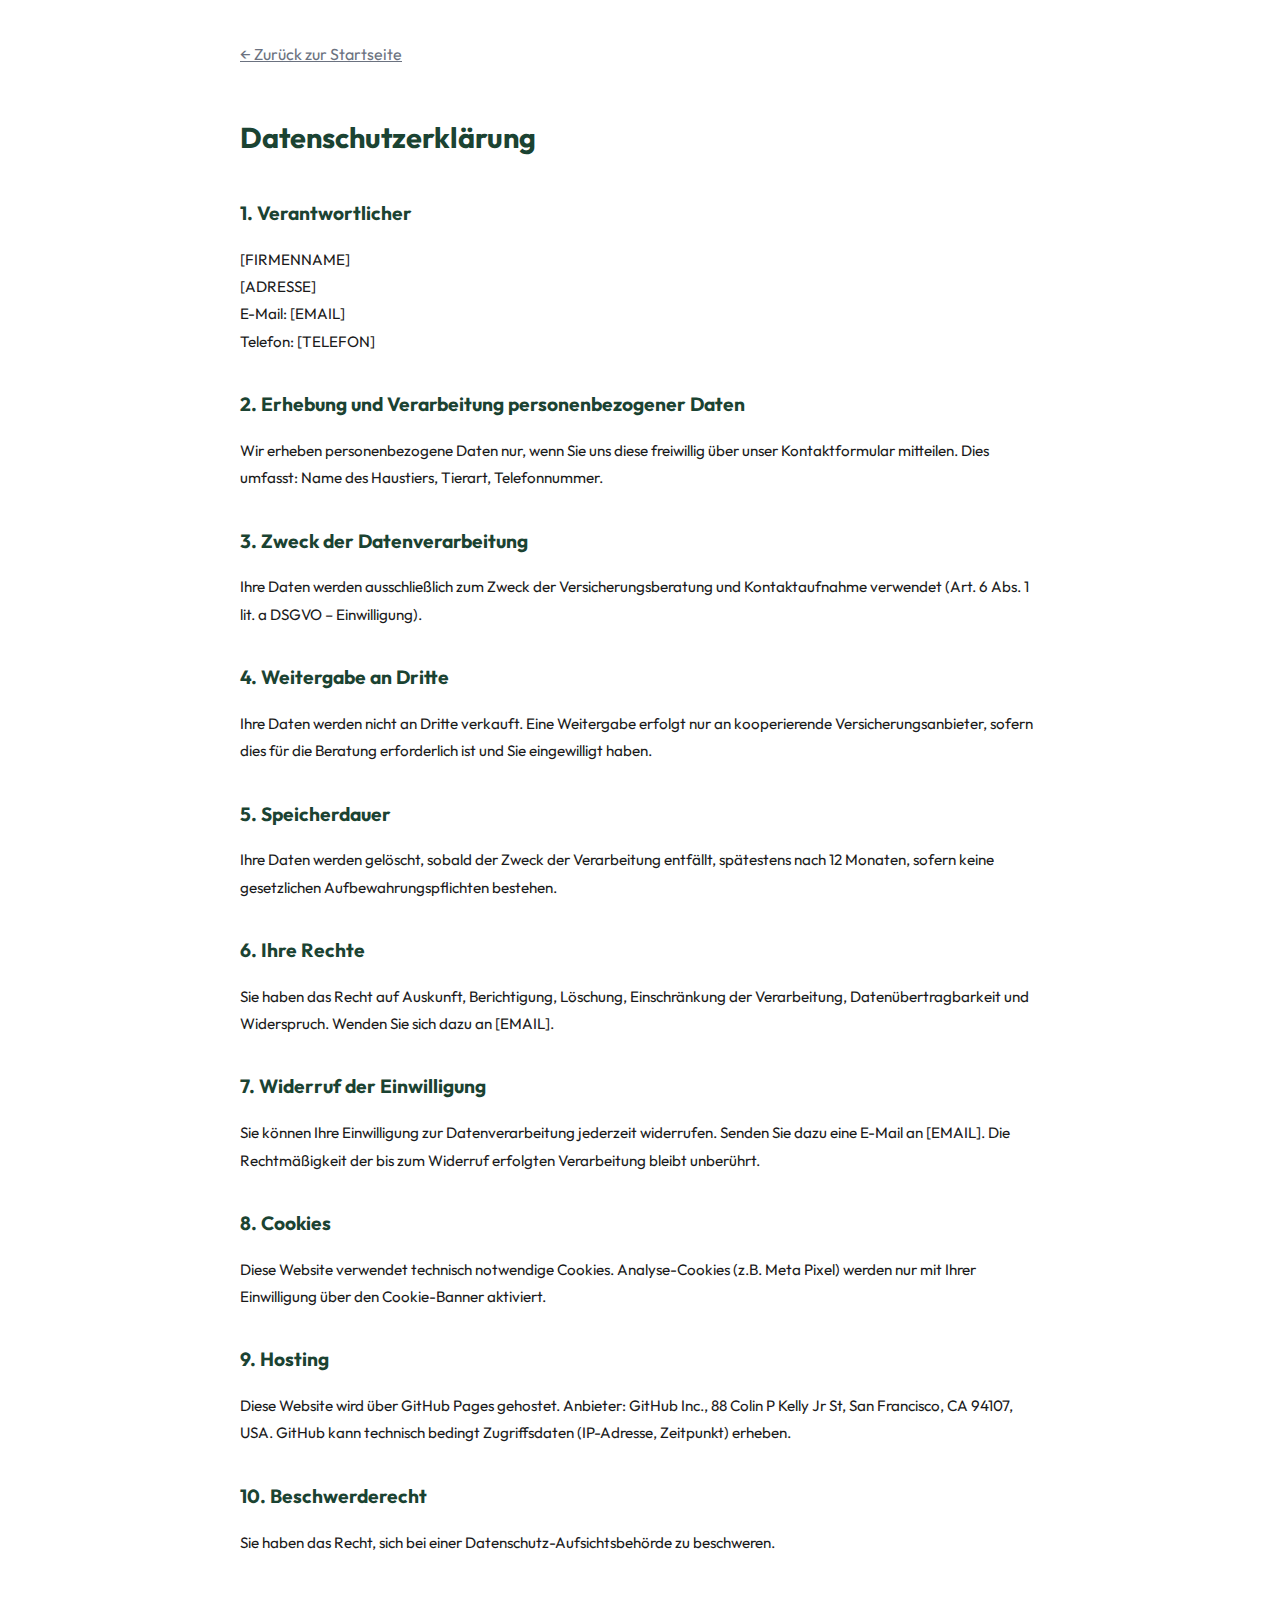
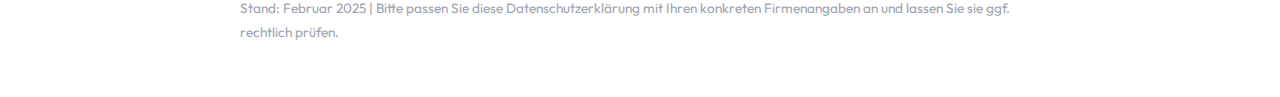
<file: datenschutz.html>
<!DOCTYPE html>
<html lang="de">
<head>
    <meta charset="UTF-8">
    <meta name="viewport" content="width=device-width, initial-scale=1.0">
    <title>Datenschutzerklärung – BelloSchutz</title>
    <link href="https://fonts.googleapis.com/css2?family=Outfit:wght@400;600&display=swap" rel="stylesheet">
    <style>
        body { font-family: 'Outfit', sans-serif; max-width: 800px; margin: 0 auto; padding: 40px 24px; color: #1a1a1a; line-height: 1.8; }
        h1 { font-size: 1.8rem; margin-bottom: 24px; color: #1B4332; }
        h2 { font-size: 1.2rem; margin-top: 32px; margin-bottom: 12px; color: #1B4332; }
        p { margin-bottom: 12px; font-size: 0.95rem; }
        a { color: #FF6B35; }
        .back { display: inline-block; margin-bottom: 24px; color: #6b7280; text-decoration: underline; }
    </style>
</head>
<body>
    <a href="index.html" class="back">← Zurück zur Startseite</a>
    <h1>Datenschutzerklärung</h1>

    <h2>1. Verantwortlicher</h2>
    <p>[FIRMENNAME]<br>[ADRESSE]<br>E-Mail: [EMAIL]<br>Telefon: [TELEFON]</p>

    <h2>2. Erhebung und Verarbeitung personenbezogener Daten</h2>
    <p>Wir erheben personenbezogene Daten nur, wenn Sie uns diese freiwillig über unser Kontaktformular mitteilen. Dies umfasst: Name des Haustiers, Tierart, Telefonnummer.</p>

    <h2>3. Zweck der Datenverarbeitung</h2>
    <p>Ihre Daten werden ausschließlich zum Zweck der Versicherungsberatung und Kontaktaufnahme verwendet (Art. 6 Abs. 1 lit. a DSGVO – Einwilligung).</p>

    <h2>4. Weitergabe an Dritte</h2>
    <p>Ihre Daten werden nicht an Dritte verkauft. Eine Weitergabe erfolgt nur an kooperierende Versicherungsanbieter, sofern dies für die Beratung erforderlich ist und Sie eingewilligt haben.</p>

    <h2>5. Speicherdauer</h2>
    <p>Ihre Daten werden gelöscht, sobald der Zweck der Verarbeitung entfällt, spätestens nach 12 Monaten, sofern keine gesetzlichen Aufbewahrungspflichten bestehen.</p>

    <h2>6. Ihre Rechte</h2>
    <p>Sie haben das Recht auf Auskunft, Berichtigung, Löschung, Einschränkung der Verarbeitung, Datenübertragbarkeit und Widerspruch. Wenden Sie sich dazu an [EMAIL].</p>

    <h2>7. Widerruf der Einwilligung</h2>
    <p>Sie können Ihre Einwilligung zur Datenverarbeitung jederzeit widerrufen. Senden Sie dazu eine E-Mail an [EMAIL]. Die Rechtmäßigkeit der bis zum Widerruf erfolgten Verarbeitung bleibt unberührt.</p>

    <h2>8. Cookies</h2>
    <p>Diese Website verwendet technisch notwendige Cookies. Analyse-Cookies (z.B. Meta Pixel) werden nur mit Ihrer Einwilligung über den Cookie-Banner aktiviert.</p>

    <h2>9. Hosting</h2>
    <p>Diese Website wird über GitHub Pages gehostet. Anbieter: GitHub Inc., 88 Colin P Kelly Jr St, San Francisco, CA 94107, USA. GitHub kann technisch bedingt Zugriffsdaten (IP-Adresse, Zeitpunkt) erheben.</p>

    <h2>10. Beschwerderecht</h2>
    <p>Sie haben das Recht, sich bei einer Datenschutz-Aufsichtsbehörde zu beschweren.</p>

    <p style="margin-top:40px; font-size:0.85rem; color:#9ca3af;">Stand: Februar 2025 | Bitte passen Sie diese Datenschutzerklärung mit Ihren konkreten Firmenangaben an und lassen Sie sie ggf. rechtlich prüfen.</p>
</body>
</html>
</file>
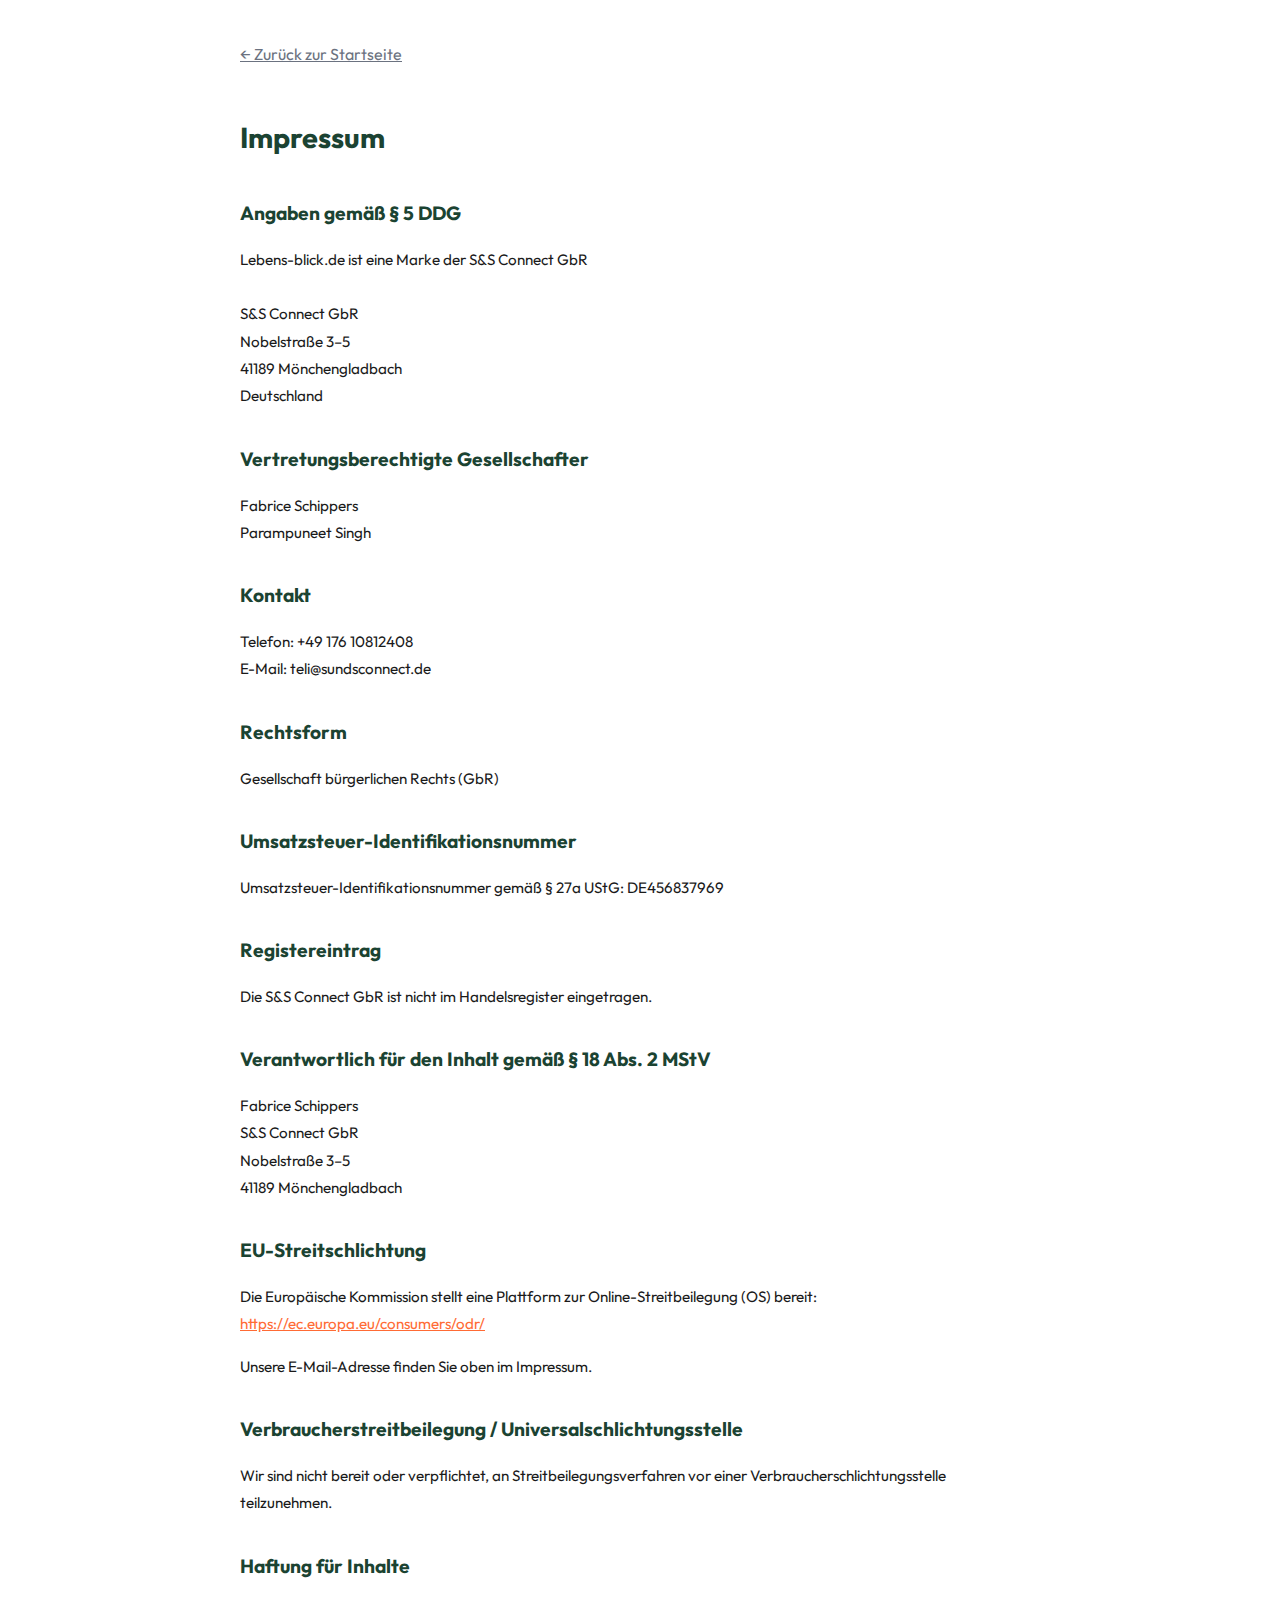
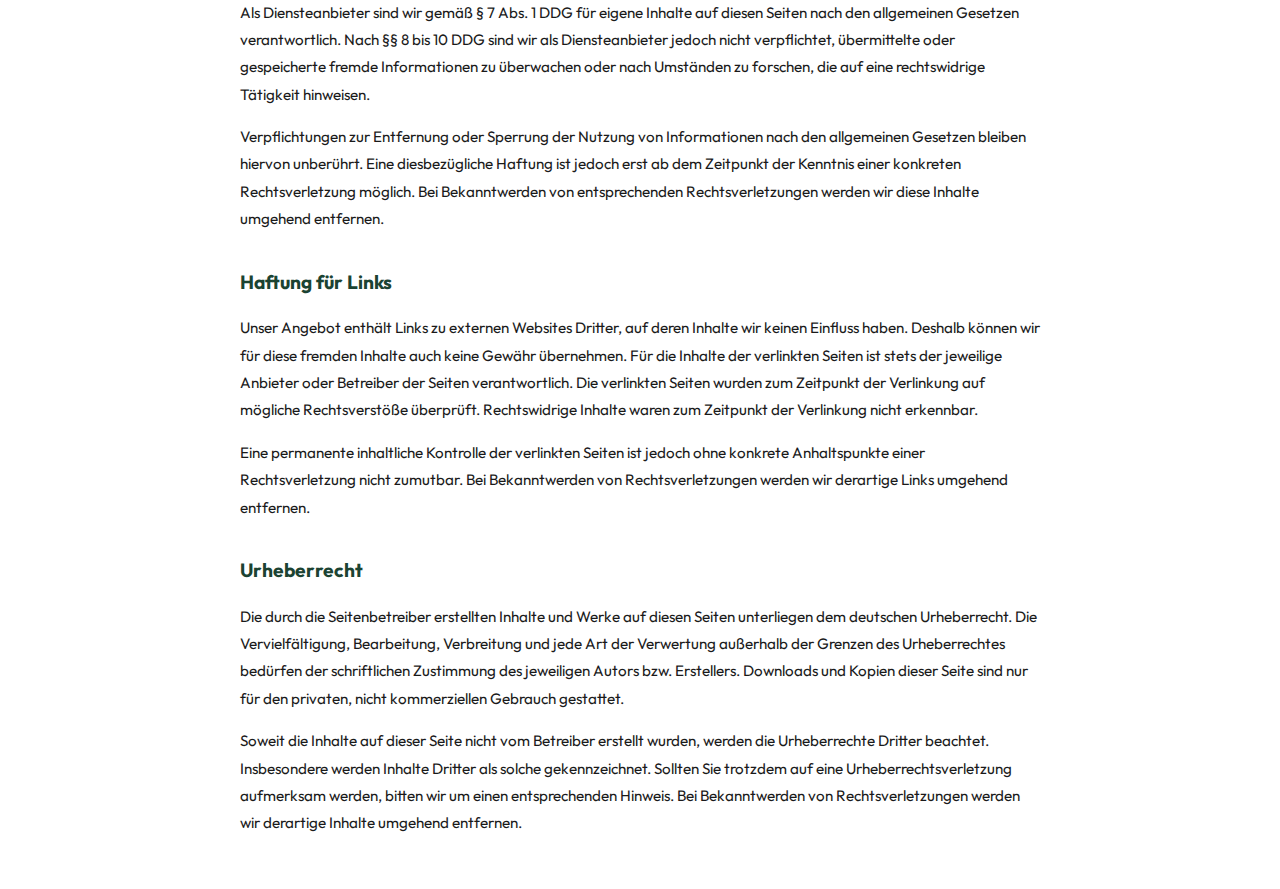
<file: impressum.html>
<!DOCTYPE html>
<html lang="de">
    <head>
            <meta charset="UTF-8">
            <meta name="viewport" content="width=device-width, initial-scale=1.0">
            <title>Impressum – Lebens-blick.de</title>
        <link href="https://fonts.googleapis.com/css2?family=Outfit:wght@400;600&display=swap" rel="stylesheet">
        <style>
                    body { font-family: 'Outfit', sans-serif; max-width: 800px; margin: 0 auto; padding: 40px 24px; color: #1a1a1a; line-height: 1.8; }
                    h1 { font-size: 1.8rem; margin-bottom: 24px; color: #1B4332; }
                    h2 { font-size: 1.2rem; margin-top: 32px; margin-bottom: 12px; color: #1B4332; }
                    p { margin-bottom: 12px; font-size: 0.95rem; }
                    a { color: #FF6B35; }
                    .back { display: inline-block; margin-bottom: 24px; color: #6b7280; text-decoration: underline; }
                </style>
    </head>
    <body>
            <a href="index.html" class="back">← Zurück zur Startseite</a>
            <h1>Impressum</h1>
    
        <h2>Angaben gemäß § 5 DDG</h2>
        <p>
                    Lebens-blick.de ist eine Marke der S&amp;S Connect GbR<br><br>
                    S&amp;S Connect GbR<br>
                    Nobelstraße 3–5<br>
                    41189 Mönchengladbach<br>
                    Deutschland
        </p>

            <h2>Vertretungsberechtigte Gesellschafter</h2>
            <p>
                        Fabrice Schippers<br>
                        Parampuneet Singh
            </p>

            <h2>Kontakt</h2>
            <p>
                        Telefon: +49 176 10812408<br>
                        E-Mail: teli@sundsconnect.de
            </p>

            <h2>Rechtsform</h2>
            <p>Gesellschaft bürgerlichen Rechts (GbR)</p>

            <h2>Umsatzsteuer-Identifikationsnummer</h2>
            <p>Umsatzsteuer-Identifikationsnummer gemäß § 27a UStG: DE456837969</p>

            <h2>Registereintrag</h2>
            <p>Die S&amp;S Connect GbR ist nicht im Handelsregister eingetragen.</p>

            <h2>Verantwortlich für den Inhalt gemäß § 18 Abs. 2 MStV</h2>
            <p>
                        Fabrice Schippers<br>
                        S&amp;S Connect GbR<br>
                        Nobelstraße 3–5<br>
                        41189 Mönchengladbach
            </p>

            <h2>EU-Streitschlichtung</h2>
            <p>Die Europäische Kommission stellt eine Plattform zur Online-Streitbeilegung (OS) bereit: <a href="https://ec.europa.eu/consumers/odr/" target="_blank" rel="noopener noreferrer">https://ec.europa.eu/consumers/odr/</a></p>
            <p>Unsere E-Mail-Adresse finden Sie oben im Impressum.</p>

            <h2>Verbraucherstreitbeilegung / Universalschlichtungsstelle</h2>
            <p>Wir sind nicht bereit oder verpflichtet, an Streitbeilegungsverfahren vor einer Verbraucherschlichtungsstelle teilzunehmen.</p>

            <h2>Haftung für Inhalte</h2>
            <p>Als Diensteanbieter sind wir gemäß § 7 Abs. 1 DDG für eigene Inhalte auf diesen Seiten nach den allgemeinen Gesetzen verantwortlich. Nach §§ 8 bis 10 DDG sind wir als Diensteanbieter jedoch nicht verpflichtet, übermittelte oder gespeicherte fremde Informationen zu überwachen oder nach Umständen zu forschen, die auf eine rechtswidrige Tätigkeit hinweisen.</p>
            <p>Verpflichtungen zur Entfernung oder Sperrung der Nutzung von Informationen nach den allgemeinen Gesetzen bleiben hiervon unberührt. Eine diesbezügliche Haftung ist jedoch erst ab dem Zeitpunkt der Kenntnis einer konkreten Rechtsverletzung möglich. Bei Bekanntwerden von entsprechenden Rechtsverletzungen werden wir diese Inhalte umgehend entfernen.</p>

            <h2>Haftung für Links</h2>
            <p>Unser Angebot enthält Links zu externen Websites Dritter, auf deren Inhalte wir keinen Einfluss haben. Deshalb können wir für diese fremden Inhalte auch keine Gewähr übernehmen. Für die Inhalte der verlinkten Seiten ist stets der jeweilige Anbieter oder Betreiber der Seiten verantwortlich. Die verlinkten Seiten wurden zum Zeitpunkt der Verlinkung auf mögliche Rechtsverstöße überprüft. Rechtswidrige Inhalte waren zum Zeitpunkt der Verlinkung nicht erkennbar.</p>
            <p>Eine permanente inhaltliche Kontrolle der verlinkten Seiten ist jedoch ohne konkrete Anhaltspunkte einer Rechtsverletzung nicht zumutbar. Bei Bekanntwerden von Rechtsverletzungen werden wir derartige Links umgehend entfernen.</p>

            <h2>Urheberrecht</h2>
            <p>Die durch die Seitenbetreiber erstellten Inhalte und Werke auf diesen Seiten unterliegen dem deutschen Urheberrecht. Die Vervielfältigung, Bearbeitung, Verbreitung und jede Art der Verwertung außerhalb der Grenzen des Urheberrechtes bedürfen der schriftlichen Zustimmung des jeweiligen Autors bzw. Erstellers. Downloads und Kopien dieser Seite sind nur für den privaten, nicht kommerziellen Gebrauch gestattet.</p>
            <p>Soweit die Inhalte auf dieser Seite nicht vom Betreiber erstellt wurden, werden die Urheberrechte Dritter beachtet. Insbesondere werden Inhalte Dritter als solche gekennzeichnet. Sollten Sie trotzdem auf eine Urheberrechtsverletzung aufmerksam werden, bitten wir um einen entsprechenden Hinweis. Bei Bekanntwerden von Rechtsverletzungen werden wir derartige Inhalte umgehend entfernen.</p>

    </body>
</html>
</file>
<file: styles.css>
/* ==========================================
   BELLO VERSICHERUNG – World-Class Landing Page
   Premium Pet Insurance Lead Gen
   ========================================== */

/* === CSS Variables === */
:root {
    --primary: #1B4332;
    --primary-light: #2D6A4F;
    --primary-dark: #081C15;
    --accent: #FF6B35;
    --accent-hover: #E85A28;
    --accent-glow: rgba(255, 107, 53, 0.3);
    --warm: #FFF8F0;
    --warm-dark: #FFF1E0;
    --cream: #FFFDF8;
    --danger: #DC2626;
    --success: #16A34A;
    --text: #1a1a1a;
    --text-muted: #6b7280;
    --text-light: #9ca3af;
    --white: #ffffff;
    --shadow-sm: 0 1px 3px rgba(0,0,0,0.06);
    --shadow-md: 0 4px 20px rgba(0,0,0,0.08);
    --shadow-lg: 0 12px 40px rgba(0,0,0,0.12);
    --shadow-xl: 0 20px 60px rgba(0,0,0,0.15);
    --radius-sm: 8px;
    --radius-md: 14px;
    --radius-lg: 20px;
    --radius-xl: 28px;
    --font-display: 'DM Serif Display', Georgia, serif;
    --font-body: 'Outfit', -apple-system, sans-serif;
}

/* === Reset & Base === */
*, *::before, *::after { box-sizing: border-box; margin: 0; padding: 0; }

html { scroll-behavior: smooth; font-size: 16px; }

body {
    font-family: var(--font-body);
    color: var(--text);
    background: var(--cream);
    line-height: 1.6;
    overflow-x: hidden;
    -webkit-font-smoothing: antialiased;
}

img { max-width: 100%; display: block; }
a { color: inherit; text-decoration: none; }

.container {
    max-width: 1200px;
    margin: 0 auto;
    padding: 0 24px;
}

/* === Cookie Banner === */
.cookie-banner {
    position: fixed;
    bottom: 0;
    left: 0;
    right: 0;
    background: var(--primary-dark);
    color: var(--white);
    padding: 16px 24px;
    z-index: 9999;
    transform: translateY(100%);
    animation: slideUpCookie 0.5s 1.5s forwards;
}

@keyframes slideUpCookie {
    to { transform: translateY(0); }
}

.cookie-banner.hidden { display: none; }

.cookie-content {
    max-width: 1200px;
    margin: 0 auto;
    display: flex;
    align-items: center;
    justify-content: space-between;
    gap: 20px;
    flex-wrap: wrap;
}

.cookie-content p { font-size: 0.9rem; opacity: 0.9; }
.cookie-content a { text-decoration: underline; color: var(--accent); }

.cookie-buttons { display: flex; gap: 10px; flex-shrink: 0; }

.cookie-btn {
    padding: 10px 20px;
    border: none;
    border-radius: var(--radius-sm);
    font-family: var(--font-body);
    font-weight: 600;
    font-size: 0.85rem;
    cursor: pointer;
    transition: all 0.2s;
}

.cookie-accept {
    background: var(--accent);
    color: var(--white);
}

.cookie-accept:hover { background: var(--accent-hover); }

.cookie-decline {
    background: transparent;
    color: var(--white);
    border: 1px solid rgba(255,255,255,0.3);
}

.cookie-decline:hover { border-color: var(--white); }

/* === Top Bar === */
.top-bar {
    background: var(--primary-dark);
    color: var(--white);
    padding: 10px 0;
    font-size: 0.82rem;
    position: sticky;
    top: 0;
    z-index: 100;
}

.top-bar-inner {
    max-width: 1200px;
    margin: 0 auto;
    padding: 0 24px;
    display: flex;
    justify-content: space-between;
    align-items: center;
}

.top-bar-trust { display: flex; align-items: center; gap: 8px; }

.pulse-dot {
    width: 8px;
    height: 8px;
    background: var(--success);
    border-radius: 50%;
    animation: pulse 2s infinite;
}

@keyframes pulse {
    0%, 100% { opacity: 1; transform: scale(1); }
    50% { opacity: 0.6; transform: scale(1.3); }
}

.top-bar-rating { opacity: 0.85; }
.stars { color: #FBBF24; letter-spacing: 1px; }

/* === Hero Section === */
.hero {
    background: linear-gradient(165deg, var(--primary) 0%, var(--primary-dark) 50%, #0B2618 100%);
    color: var(--white);
    padding: 80px 0 100px;
    position: relative;
    overflow: hidden;
    min-height: 90vh;
    display: flex;
    flex-direction: column;
    justify-content: center;
}

.hero-bg-elements { position: absolute; inset: 0; pointer-events: none; }

.hero-circle {
    position: absolute;
    border-radius: 50%;
    opacity: 0.07;
}

.hero-circle-1 {
    width: 600px; height: 600px;
    background: var(--accent);
    top: -200px; right: -100px;
}

.hero-circle-2 {
    width: 400px; height: 400px;
    background: #4ADE80;
    bottom: -150px; left: -100px;
}

.hero-circle-3 {
    width: 300px; height: 300px;
    background: var(--white);
    top: 50%; left: 30%;
    transform: translate(-50%, -50%);
}

.hero-grid {
    display: grid;
    grid-template-columns: 1fr 440px;
    gap: 60px;
    align-items: center;
    position: relative;
    z-index: 2;
}

.hero-badge {
    display: inline-flex;
    align-items: center;
    gap: 8px;
    background: rgba(255,255,255,0.1);
    backdrop-filter: blur(10px);
    border: 1px solid rgba(255,255,255,0.15);
    padding: 8px 16px;
    border-radius: 50px;
    font-size: 0.85rem;
    font-weight: 500;
    margin-bottom: 24px;
    animation: fadeInDown 0.8s ease;
}

@keyframes fadeInDown {
    from { opacity: 0; transform: translateY(-20px); }
    to { opacity: 1; transform: translateY(0); }
}

.hero h1 {
    font-family: var(--font-display);
    font-size: clamp(2.2rem, 4vw, 3.4rem);
    line-height: 1.15;
    margin-bottom: 20px;
    animation: fadeInUp 0.8s 0.2s both;
}

.hero-highlight {
    color: var(--accent);
    font-style: italic;
}

.hero-sub {
    font-size: 1.15rem;
    line-height: 1.7;
    opacity: 0.9;
    margin-bottom: 32px;
    max-width: 520px;
    animation: fadeInUp 0.8s 0.4s both;
}

.hero-sub strong { color: var(--accent); font-weight: 700; }

@keyframes fadeInUp {
    from { opacity: 0; transform: translateY(25px); }
    to { opacity: 1; transform: translateY(0); }
}

.hero-stats {
    display: flex;
    align-items: center;
    gap: 24px;
    animation: fadeInUp 0.8s 0.6s both;
}

.stat-item { text-align: center; }

.stat-number {
    display: block;
    font-size: 1.4rem;
    font-weight: 800;
    color: var(--accent);
}

.stat-label {
    font-size: 0.78rem;
    opacity: 0.7;
    text-transform: uppercase;
    letter-spacing: 0.5px;
}

.stat-divider {
    width: 1px;
    height: 40px;
    background: rgba(255,255,255,0.2);
}

/* === Hero Form === */
.hero-form-wrapper {
    animation: fadeInUp 0.8s 0.5s both;
}

.form-card {
    background: var(--white);
    border-radius: var(--radius-xl);
    padding: 36px 32px;
    box-shadow: var(--shadow-xl), 0 0 80px rgba(255, 107, 53, 0.1);
    color: var(--text);
    position: relative;
}

.form-card::before {
    content: '';
    position: absolute;
    top: -2px; left: -2px; right: -2px; bottom: -2px;
    background: linear-gradient(135deg, var(--accent), var(--primary-light), var(--accent));
    border-radius: calc(var(--radius-xl) + 2px);
    z-index: -1;
    opacity: 0.6;
}

.form-card-header {
    text-align: center;
    margin-bottom: 24px;
}

.form-icon { font-size: 2rem; display: block; margin-bottom: 8px; }

.form-card-header h2 {
    font-family: var(--font-display);
    font-size: 1.5rem;
    color: var(--primary);
    margin-bottom: 4px;
}

.form-card-header p {
    font-size: 0.85rem;
    color: var(--text-muted);
}

.form-group {
    margin-bottom: 16px;
}

.form-group label {
    display: block;
    font-weight: 600;
    font-size: 0.88rem;
    margin-bottom: 6px;
    color: var(--primary);
}

.form-group input[type="text"],
.form-group input[type="tel"] {
    width: 100%;
    padding: 14px 16px;
    border: 2px solid #e5e7eb;
    border-radius: var(--radius-md);
    font-family: var(--font-body);
    font-size: 1rem;
    transition: all 0.3s;
    background: #FAFAFA;
}

.form-group input:focus {
    outline: none;
    border-color: var(--primary);
    background: var(--white);
    box-shadow: 0 0 0 4px rgba(27, 67, 50, 0.1);
}

.form-group input.error {
    border-color: var(--danger);
    box-shadow: 0 0 0 4px rgba(220, 38, 38, 0.1);
}

/* Pet Type Toggle */
.pet-type-select {
    display: grid;
    grid-template-columns: 1fr 1fr;
    gap: 10px;
}

.pet-btn {
    display: flex;
    align-items: center;
    justify-content: center;
    gap: 8px;
    padding: 14px;
    border: 2px solid #e5e7eb;
    border-radius: var(--radius-md);
    background: #FAFAFA;
    cursor: pointer;
    font-family: var(--font-body);
    font-size: 0.95rem;
    font-weight: 500;
    transition: all 0.3s;
}

.pet-btn:hover {
    border-color: var(--primary-light);
    background: var(--warm);
}

.pet-btn.active {
    border-color: var(--primary);
    background: rgba(27, 67, 50, 0.08);
    color: var(--primary);
    font-weight: 700;
}

.pet-emoji { font-size: 1.3rem; }

/* CTA Button */
.cta-button {
    display: flex;
    align-items: center;
    justify-content: center;
    gap: 10px;
    width: 100%;
    padding: 16px 24px;
    background: var(--accent);
    color: var(--white);
    border: none;
    border-radius: var(--radius-md);
    font-family: var(--font-body);
    font-size: 1.05rem;
    font-weight: 700;
    cursor: pointer;
    transition: all 0.3s;
    position: relative;
    overflow: hidden;
    text-decoration: none;
}

.cta-button::before {
    content: '';
    position: absolute;
    inset: 0;
    background: linear-gradient(90deg, transparent, rgba(255,255,255,0.2), transparent);
    transform: translateX(-100%);
    animation: shimmer 3s infinite;
}

@keyframes shimmer {
    0% { transform: translateX(-100%); }
    100% { transform: translateX(100%); }
}

.cta-button:hover {
    background: var(--accent-hover);
    transform: translateY(-2px);
    box-shadow: 0 8px 25px var(--accent-glow);
}

.cta-arrow {
    font-size: 1.2rem;
    transition: transform 0.3s;
}

.cta-button:hover .cta-arrow { transform: translateX(4px); }

.form-consent {
    margin-top: 14px;
}

.checkbox-label {
    display: flex;
    align-items: flex-start;
    gap: 10px;
    cursor: pointer;
    font-size: 0.8rem;
    color: var(--text-muted);
    line-height: 1.5;
}

.checkbox-label input[type="checkbox"] {
    width: 18px;
    height: 18px;
    margin-top: 2px;
    flex-shrink: 0;
    accent-color: var(--primary);
}

.consent-text a {
    color: var(--primary);
    text-decoration: underline;
}

.form-note {
    text-align: center;
    font-size: 0.78rem;
    color: var(--text-light);
    margin-top: 12px;
}

/* Success State */
.form-success {
    text-align: center;
    padding: 40px 20px;
}

.success-icon {
    width: 64px;
    height: 64px;
    background: var(--success);
    color: var(--white);
    border-radius: 50%;
    display: flex;
    align-items: center;
    justify-content: center;
    font-size: 2rem;
    font-weight: 700;
    margin: 0 auto 16px;
    animation: scaleIn 0.5s cubic-bezier(0.175, 0.885, 0.32, 1.275);
}

@keyframes scaleIn {
    from { transform: scale(0); }
    to { transform: scale(1); }
}

.form-success h3 {
    font-family: var(--font-display);
    font-size: 1.8rem;
    color: var(--primary);
    margin-bottom: 8px;
}

.form-success p {
    color: var(--text-muted);
    font-size: 1rem;
}

/* Hero Scroll Indicator */
.hero-scroll-indicator {
    text-align: center;
    margin-top: 60px;
    position: relative;
    z-index: 2;
    opacity: 0.6;
    font-size: 0.85rem;
}

.scroll-arrow {
    font-size: 1.3rem;
    animation: bounce 2s infinite;
    margin-top: 4px;
}

@keyframes bounce {
    0%, 20%, 50%, 80%, 100% { transform: translateY(0); }
    40% { transform: translateY(8px); }
    60% { transform: translateY(4px); }
}

/* === Costs Section === */
.costs-section {
    padding: 100px 0;
    background: var(--white);
}

.section-intro {
    text-align: center;
    margin-bottom: 56px;
}

.section-tag {
    display: inline-block;
    font-size: 0.85rem;
    font-weight: 600;
    color: var(--primary);
    background: rgba(27, 67, 50, 0.08);
    padding: 6px 16px;
    border-radius: 50px;
    margin-bottom: 16px;
}

.section-intro h2 {
    font-family: var(--font-display);
    font-size: clamp(1.8rem, 3vw, 2.6rem);
    line-height: 1.2;
    color: var(--primary-dark);
}

.text-danger { color: var(--danger); }
.text-accent { color: var(--accent); }

.section-desc {
    font-size: 1.05rem;
    color: var(--text-muted);
    max-width: 650px;
    margin: 16px auto 0;
}

.cost-cards {
    display: grid;
    grid-template-columns: repeat(3, 1fr);
    gap: 24px;
}

.cost-card {
    background: var(--cream);
    border-radius: var(--radius-lg);
    padding: 32px 28px;
    border: 1px solid #f0ebe4;
    transition: all 0.4s cubic-bezier(0.4, 0, 0.2, 1);
    position: relative;
    opacity: 0;
    transform: translateY(30px);
}

.cost-card.visible {
    opacity: 1;
    transform: translateY(0);
}

.cost-card:hover {
    transform: translateY(-6px);
    box-shadow: var(--shadow-lg);
}

.cost-card-featured {
    background: linear-gradient(145deg, #FFF5F5, #FEF2F2);
    border-color: rgba(220, 38, 38, 0.15);
}

.cost-card-badge {
    position: absolute;
    top: -12px;
    right: 20px;
    background: var(--danger);
    color: var(--white);
    padding: 4px 14px;
    border-radius: 50px;
    font-size: 0.75rem;
    font-weight: 700;
    letter-spacing: 0.5px;
}

.cost-card-icon {
    font-size: 2.2rem;
    margin-bottom: 16px;
}

.cost-card h3 {
    font-family: var(--font-display);
    font-size: 1.4rem;
    margin-bottom: 8px;
    color: var(--primary-dark);
}

.cost-description {
    font-size: 0.88rem;
    color: var(--text-muted);
    margin-bottom: 20px;
    line-height: 1.5;
}

.cost-bar {
    height: 6px;
    background: #e5e7eb;
    border-radius: 10px;
    margin-bottom: 20px;
    overflow: hidden;
}

.cost-bar-fill {
    height: 100%;
    background: linear-gradient(90deg, var(--danger), #EF4444);
    border-radius: 10px;
    width: 0%;
    transition: width 1.5s cubic-bezier(0.4, 0, 0.2, 1);
}

.cost-card-featured .cost-bar-fill {
    background: linear-gradient(90deg, #DC2626, #F87171);
}

.cost-numbers {
    display: flex;
    flex-direction: column;
    gap: 12px;
}

.cost-amount, .cost-insurance {
    display: flex;
    justify-content: space-between;
    align-items: center;
}

.cost-label {
    font-size: 0.82rem;
    color: var(--text-muted);
}

.cost-value {
    font-weight: 700;
    font-size: 1rem;
    color: var(--danger);
}

.cost-green {
    color: var(--success) !important;
}

.costs-bottom {
    text-align: center;
    margin-top: 48px;
}

.costs-callout {
    display: inline-block;
    background: var(--warm);
    border: 1px solid var(--warm-dark);
    padding: 20px 32px;
    border-radius: var(--radius-lg);
    font-size: 1rem;
    color: var(--text);
    max-width: 700px;
}

/* === Story Section === */
.story-section {
    padding: 100px 0;
    background: var(--warm);
}

.story-grid {
    display: grid;
    grid-template-columns: 1fr 1.2fr;
    gap: 60px;
    align-items: center;
}

.story-image-placeholder {
    background: linear-gradient(145deg, var(--primary), var(--primary-dark));
    border-radius: var(--radius-xl);
    aspect-ratio: 4/5;
    display: flex;
    flex-direction: column;
    align-items: center;
    justify-content: center;
    position: relative;
    overflow: hidden;
}

.story-emoji {
    font-size: 6rem;
    margin-bottom: 24px;
    filter: drop-shadow(0 4px 20px rgba(0,0,0,0.3));
}

.story-image-overlay {
    padding: 0 32px;
}

.story-quote {
    font-family: var(--font-display);
    font-style: italic;
    font-size: 1.4rem;
    color: var(--white);
    text-align: center;
    line-height: 1.5;
    opacity: 0.9;
}

.story-content .section-tag { margin-bottom: 16px; }

.story-content h2 {
    font-family: var(--font-display);
    font-size: clamp(1.8rem, 3vw, 2.4rem);
    color: var(--primary-dark);
    margin-bottom: 24px;
    line-height: 1.25;
}

.story-content h2 em {
    color: var(--accent);
}

.story-text {
    font-size: 1.05rem;
    color: var(--text);
    line-height: 1.8;
    margin-bottom: 16px;
}

.story-text-highlight {
    font-size: 1.1rem;
    font-weight: 600;
    color: var(--primary);
    background: rgba(27, 67, 50, 0.06);
    padding: 16px 20px;
    border-radius: var(--radius-md);
    border-left: 4px solid var(--primary);
}

.story-comparison {
    margin-top: 32px;
    display: flex;
    flex-direction: column;
    gap: 12px;
}

.comparison-item {
    display: flex;
    align-items: center;
    gap: 12px;
    padding: 16px 20px;
    border-radius: var(--radius-md);
    font-weight: 500;
}

.comparison-icon { font-size: 1.3rem; flex-shrink: 0; }
.comparison-label { font-size: 0.9rem; color: var(--text-muted); min-width: 140px; }
.comparison-value { font-weight: 700; font-size: 1rem; }

.comparison-without {
    background: #FEF2F2;
    border: 1px solid rgba(220, 38, 38, 0.15);
}
.comparison-without .comparison-value { color: var(--danger); }

.comparison-with {
    background: #F0FDF4;
    border: 1px solid rgba(22, 163, 74, 0.15);
}
.comparison-with .comparison-value { color: var(--success); }

/* === Benefits Section === */
.benefits-section {
    padding: 100px 0;
    background: var(--white);
}

.benefits-grid {
    display: grid;
    grid-template-columns: repeat(3, 1fr);
    gap: 24px;
}

.benefit-card {
    background: var(--cream);
    border-radius: var(--radius-lg);
    padding: 32px 28px;
    border: 1px solid #f0ebe4;
    transition: all 0.4s;
    opacity: 0;
    transform: translateY(20px);
}

.benefit-card.visible {
    opacity: 1;
    transform: translateY(0);
}

.benefit-card:hover {
    transform: translateY(-4px);
    box-shadow: var(--shadow-md);
}

.benefit-icon {
    font-size: 2rem;
    margin-bottom: 16px;
    display: inline-block;
    background: var(--warm);
    width: 56px;
    height: 56px;
    border-radius: var(--radius-md);
    display: flex;
    align-items: center;
    justify-content: center;
}

.benefit-card h3 {
    font-family: var(--font-display);
    font-size: 1.2rem;
    color: var(--primary-dark);
    margin-bottom: 10px;
}

.benefit-card p {
    font-size: 0.92rem;
    color: var(--text-muted);
    line-height: 1.6;
}

/* === Process Section === */
.process-section {
    padding: 100px 0;
    background: linear-gradient(165deg, var(--primary) 0%, var(--primary-dark) 100%);
    color: var(--white);
}

.process-section .section-tag {
    color: var(--white);
    background: rgba(255,255,255,0.12);
}

.process-section .section-intro h2 { color: var(--white); }
.process-section .text-accent { color: var(--accent); }

.process-steps {
    display: flex;
    align-items: center;
    justify-content: center;
    gap: 0;
    max-width: 900px;
    margin: 0 auto;
}

.process-step {
    text-align: center;
    flex: 1;
    padding: 24px;
    opacity: 0;
    transform: translateY(20px);
}

.process-step.visible {
    opacity: 1;
    transform: translateY(0);
}

.step-number {
    font-family: var(--font-display);
    font-size: 3rem;
    color: var(--accent);
    margin-bottom: 16px;
    line-height: 1;
}

.step-content h3 {
    font-size: 1.15rem;
    font-weight: 700;
    margin-bottom: 8px;
}

.step-content p {
    font-size: 0.9rem;
    opacity: 0.75;
    line-height: 1.6;
}

.process-connector {
    width: 60px;
    height: 2px;
    background: rgba(255,255,255,0.2);
    flex-shrink: 0;
}

/* === Testimonials === */
.testimonials-section {
    padding: 100px 0;
    background: var(--warm);
}

.testimonials-grid {
    display: grid;
    grid-template-columns: repeat(3, 1fr);
    gap: 24px;
}

.testimonial-card {
    background: var(--white);
    border-radius: var(--radius-lg);
    padding: 32px 28px;
    box-shadow: var(--shadow-sm);
    border: 1px solid #f0ebe4;
    opacity: 0;
    transform: translateY(20px);
    transition: all 0.4s;
}

.testimonial-card.visible {
    opacity: 1;
    transform: translateY(0);
}

.testimonial-stars {
    color: #FBBF24;
    font-size: 1.1rem;
    letter-spacing: 2px;
    margin-bottom: 16px;
}

.testimonial-text {
    font-size: 0.95rem;
    color: var(--text);
    line-height: 1.7;
    margin-bottom: 20px;
    font-style: italic;
}

.testimonial-author {
    display: flex;
    align-items: center;
    gap: 12px;
}

.author-avatar {
    width: 44px;
    height: 44px;
    background: var(--primary);
    color: var(--white);
    border-radius: 50%;
    display: flex;
    align-items: center;
    justify-content: center;
    font-weight: 700;
    font-size: 0.85rem;
}

.author-info {
    display: flex;
    flex-direction: column;
}

.author-info strong {
    font-size: 0.9rem;
}

.author-info span {
    font-size: 0.8rem;
    color: var(--text-muted);
}

/* === FAQ Section === */
.faq-section {
    padding: 100px 0;
    background: var(--white);
}

.faq-list {
    max-width: 720px;
    margin: 0 auto;
}

.faq-item {
    border-bottom: 1px solid #f0ebe4;
}

.faq-question {
    width: 100%;
    display: flex;
    justify-content: space-between;
    align-items: center;
    padding: 22px 0;
    background: none;
    border: none;
    cursor: pointer;
    font-family: var(--font-body);
    font-size: 1.05rem;
    font-weight: 600;
    color: var(--primary-dark);
    text-align: left;
    transition: color 0.3s;
}

.faq-question:hover { color: var(--accent); }

.faq-icon {
    font-size: 1.5rem;
    font-weight: 300;
    transition: transform 0.3s;
    color: var(--accent);
    flex-shrink: 0;
    margin-left: 16px;
}

.faq-item.active .faq-icon { transform: rotate(45deg); }

.faq-answer {
    max-height: 0;
    overflow: hidden;
    transition: max-height 0.4s ease, padding 0.4s ease;
}

.faq-item.active .faq-answer {
    max-height: 300px;
    padding-bottom: 22px;
}

.faq-answer p {
    font-size: 0.95rem;
    color: var(--text-muted);
    line-height: 1.7;
}

/* === Final CTA === */
.final-cta {
    padding: 100px 0;
    background: var(--cream);
}

.cta-card {
    background: linear-gradient(145deg, var(--primary), var(--primary-dark));
    border-radius: var(--radius-xl);
    padding: 72px 48px;
    text-align: center;
    color: var(--white);
    position: relative;
    overflow: hidden;
}

.cta-card::before {
    content: '';
    position: absolute;
    width: 400px; height: 400px;
    background: var(--accent);
    border-radius: 50%;
    top: -200px; right: -100px;
    opacity: 0.1;
}

.cta-card-content {
    position: relative;
    z-index: 2;
}

.cta-card h2 {
    font-family: var(--font-display);
    font-size: clamp(1.8rem, 3.5vw, 2.8rem);
    margin-bottom: 16px;
    line-height: 1.2;
}

.cta-card .text-accent { color: var(--accent); }

.cta-card p {
    font-size: 1.1rem;
    opacity: 0.85;
    max-width: 560px;
    margin: 0 auto 32px;
}

.cta-price-badge {
    display: inline-flex;
    flex-direction: column;
    background: rgba(255,255,255,0.1);
    border: 1px solid rgba(255,255,255,0.2);
    border-radius: var(--radius-lg);
    padding: 16px 32px;
    margin-bottom: 28px;
}

.price-from {
    font-size: 0.82rem;
    opacity: 0.7;
    text-transform: uppercase;
    letter-spacing: 1px;
}

.price-amount {
    font-family: var(--font-display);
    font-size: 2.8rem;
    color: var(--accent);
    line-height: 1;
}

.price-amount small {
    font-size: 0.4em;
    opacity: 0.8;
}

.cta-button-large {
    display: inline-flex;
    padding: 18px 40px;
    font-size: 1.15rem;
    width: auto;
}

.cta-micro {
    font-size: 0.82rem;
    opacity: 0.6;
    margin-top: 16px;
}

/* === Footer === */
.footer {
    background: var(--primary-dark);
    color: var(--white);
    padding: 60px 0 30px;
}

.footer-grid {
    display: grid;
    grid-template-columns: 2fr 1fr 1fr;
    gap: 48px;
    margin-bottom: 40px;
}

.footer-logo {
    font-family: var(--font-display);
    font-size: 1.3rem;
    display: block;
    margin-bottom: 12px;
}

.footer-brand p {
    font-size: 0.88rem;
    opacity: 0.7;
    line-height: 1.6;
}

.footer-links h4 {
    font-size: 0.9rem;
    font-weight: 700;
    margin-bottom: 16px;
    text-transform: uppercase;
    letter-spacing: 0.5px;
    opacity: 0.5;
}

.footer-links a {
    display: block;
    font-size: 0.9rem;
    opacity: 0.7;
    margin-bottom: 10px;
    transition: opacity 0.2s;
}

.footer-links a:hover { opacity: 1; }

.footer-bottom {
    border-top: 1px solid rgba(255,255,255,0.1);
    padding-top: 24px;
    text-align: center;
}

.footer-bottom p {
    font-size: 0.8rem;
    opacity: 0.5;
    margin-bottom: 8px;
}

.footer-disclaimer {
    font-size: 0.75rem !important;
    max-width: 700px;
    margin: 0 auto;
    line-height: 1.5;
}

/* === Floating CTA (Mobile) === */
.floating-cta {
    position: fixed;
    bottom: 0;
    left: 0;
    right: 0;
    z-index: 90;
    padding: 12px 16px;
    background: linear-gradient(to top, rgba(255,255,255,0.98) 80%, transparent);
    transform: translateY(100%);
    transition: transform 0.4s;
    display: none;
}

.floating-cta.visible { transform: translateY(0); }

.floating-cta-btn {
    display: flex;
    align-items: center;
    justify-content: center;
    gap: 8px;
    width: 100%;
    padding: 16px;
    background: var(--accent);
    color: var(--white);
    border-radius: var(--radius-md);
    font-weight: 700;
    font-size: 1rem;
    box-shadow: 0 -4px 20px rgba(255, 107, 53, 0.3);
    text-decoration: none;
}

/* === Social Proof Popup === */
.social-proof-popup {
    position: fixed;
    bottom: 90px;
    left: 20px;
    background: var(--white);
    border-radius: var(--radius-md);
    padding: 14px 20px;
    box-shadow: var(--shadow-lg);
    z-index: 80;
    transform: translateX(-120%);
    transition: transform 0.5s cubic-bezier(0.4, 0, 0.2, 1);
    border: 1px solid #f0ebe4;
    max-width: 320px;
}

.social-proof-popup.visible { transform: translateX(0); }

.proof-content {
    display: flex;
    align-items: center;
    gap: 12px;
}

.proof-avatar { font-size: 1.8rem; }

.proof-text { font-size: 0.82rem; line-height: 1.4; }
.proof-text strong { display: block; font-size: 0.88rem; }

/* === Responsive === */
@media (max-width: 1024px) {
    .hero-grid {
        grid-template-columns: 1fr;
        gap: 40px;
    }

    .hero { padding: 60px 0 80px; min-height: auto; }
    .hero-content { text-align: center; }
    .hero-sub { margin: 0 auto 32px; }
    .hero-stats { justify-content: center; }

    .cost-cards { grid-template-columns: 1fr; max-width: 480px; margin: 0 auto; }
    .benefits-grid { grid-template-columns: repeat(2, 1fr); }
    .story-grid { grid-template-columns: 1fr; gap: 40px; }
    .story-image-placeholder { aspect-ratio: 16/9; }
    .testimonials-grid { grid-template-columns: 1fr; max-width: 520px; margin: 0 auto; }
    .footer-grid { grid-template-columns: 1fr; gap: 32px; }
}

@media (max-width: 768px) {
    .top-bar-rating { display: none; }
    .floating-cta { display: block; }

    .hero h1 { font-size: 1.8rem; }
    .hero-stats { flex-wrap: wrap; gap: 16px; }
    .stat-divider { display: none; }

    .form-card { padding: 28px 20px; }

    .benefits-grid { grid-template-columns: 1fr; }

    .process-steps { flex-direction: column; gap: 20px; }
    .process-connector { width: 2px; height: 30px; }

    .cta-card { padding: 48px 24px; }
    .cta-button-large { width: 100%; }

    .cookie-content { flex-direction: column; text-align: center; }

    .social-proof-popup { bottom: 80px; left: 12px; right: 12px; max-width: none; }

    body { padding-bottom: 70px; }
}

@media (max-width: 480px) {
    .hero h1 { font-size: 1.6rem; }
    .hero-badge { font-size: 0.75rem; padding: 6px 12px; }
    .step-number { font-size: 2.2rem; }
}
</file>
